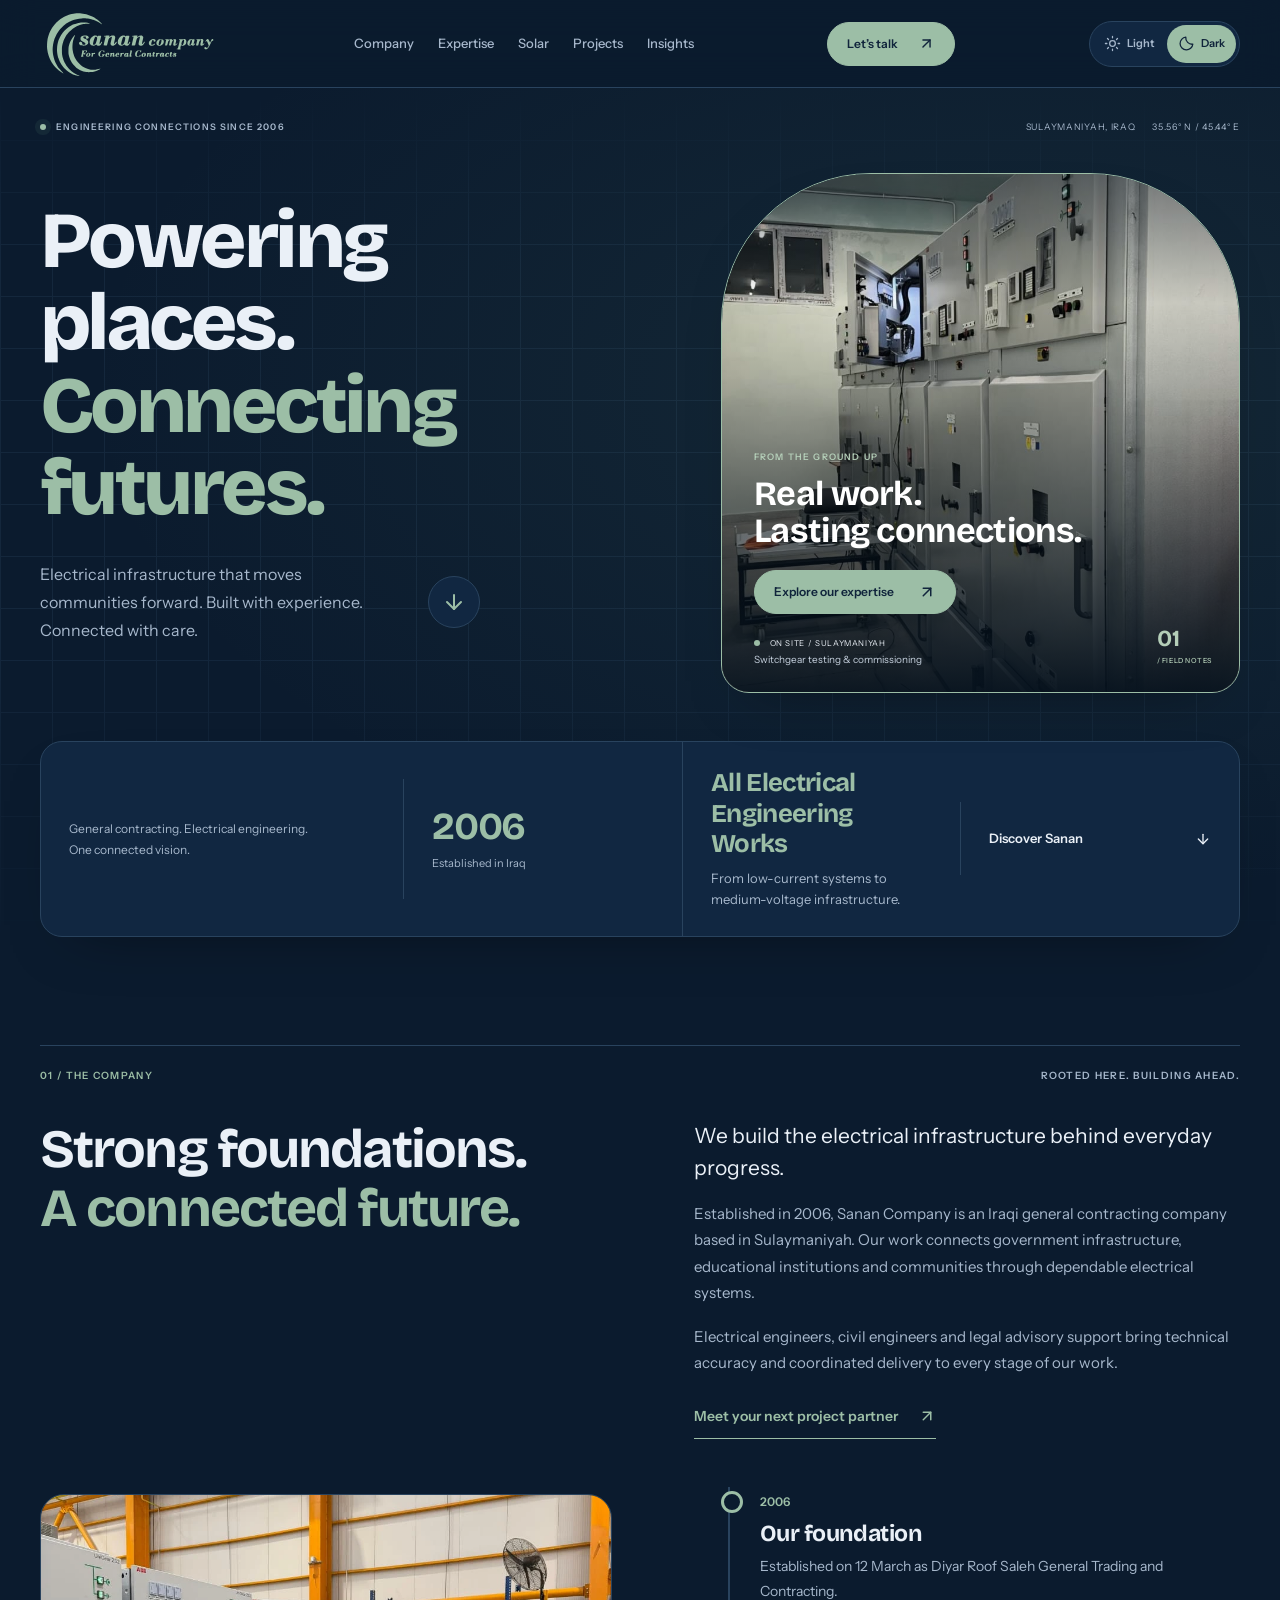
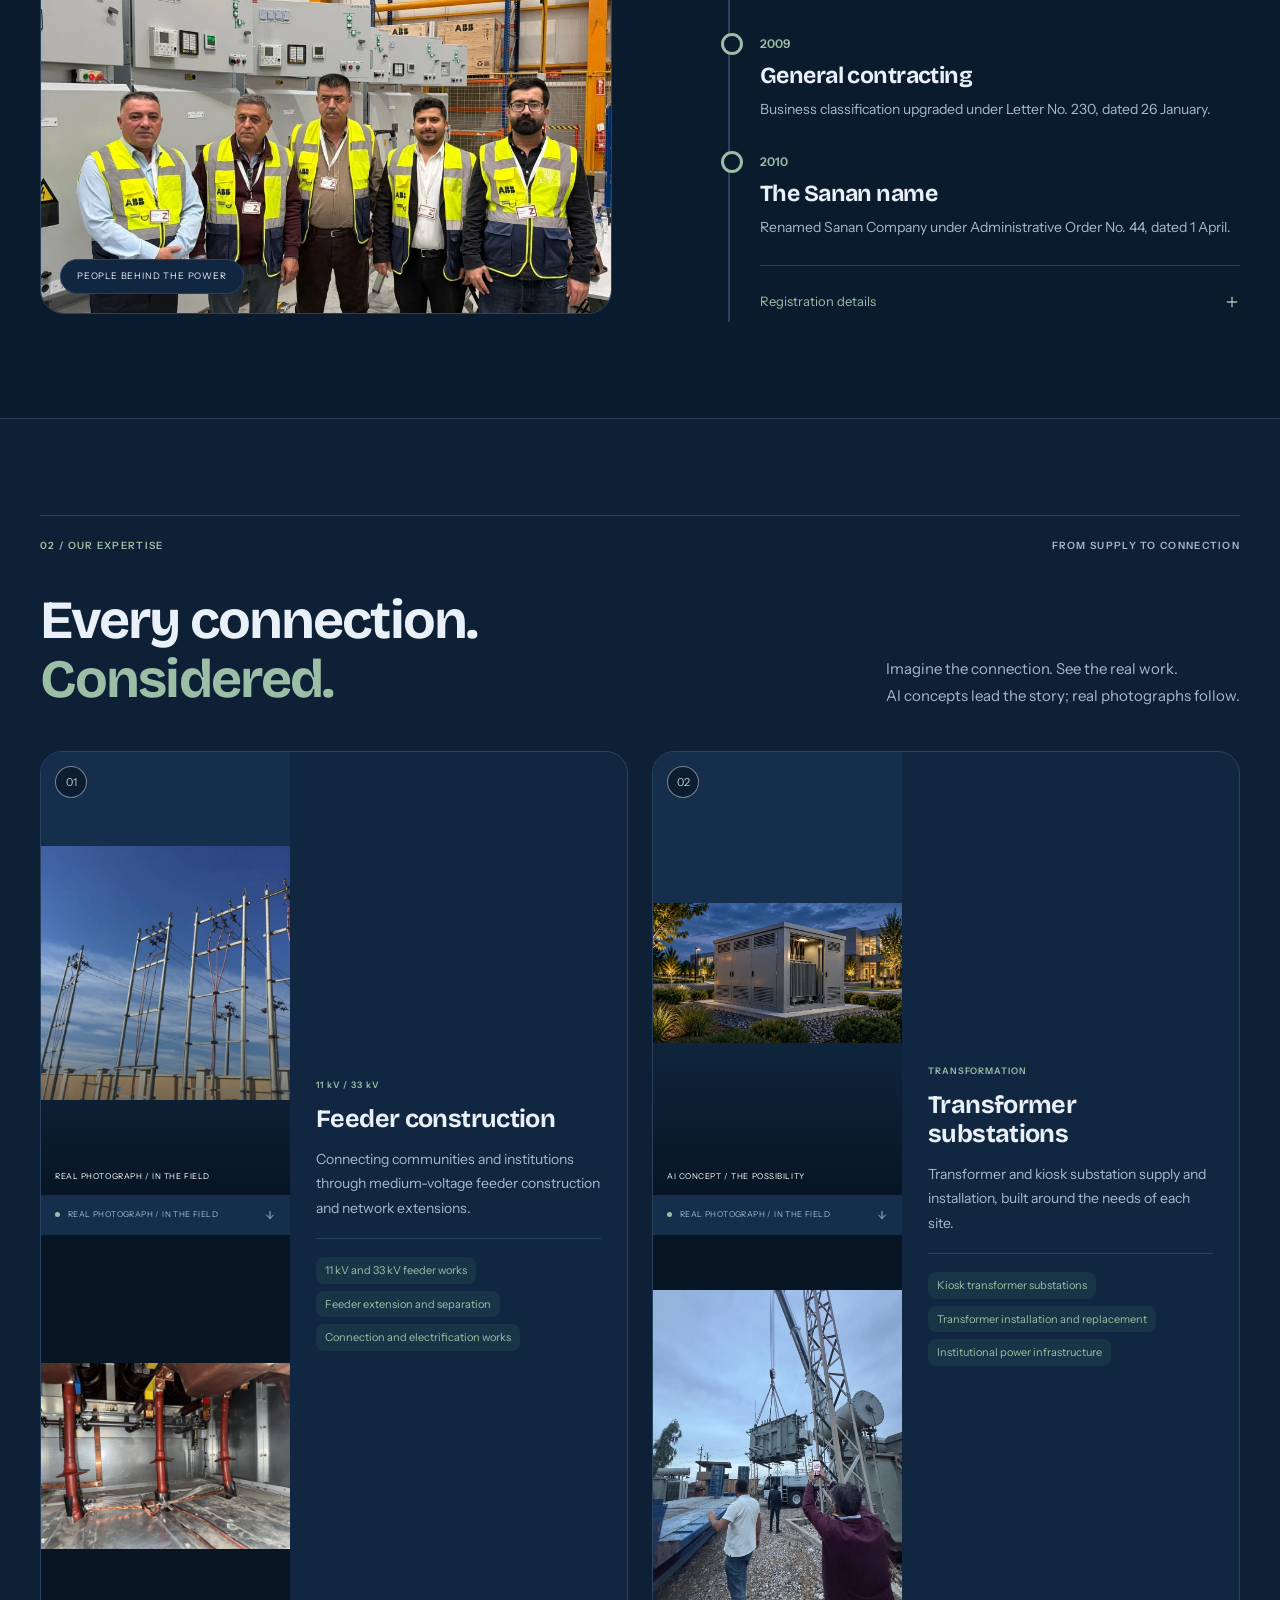
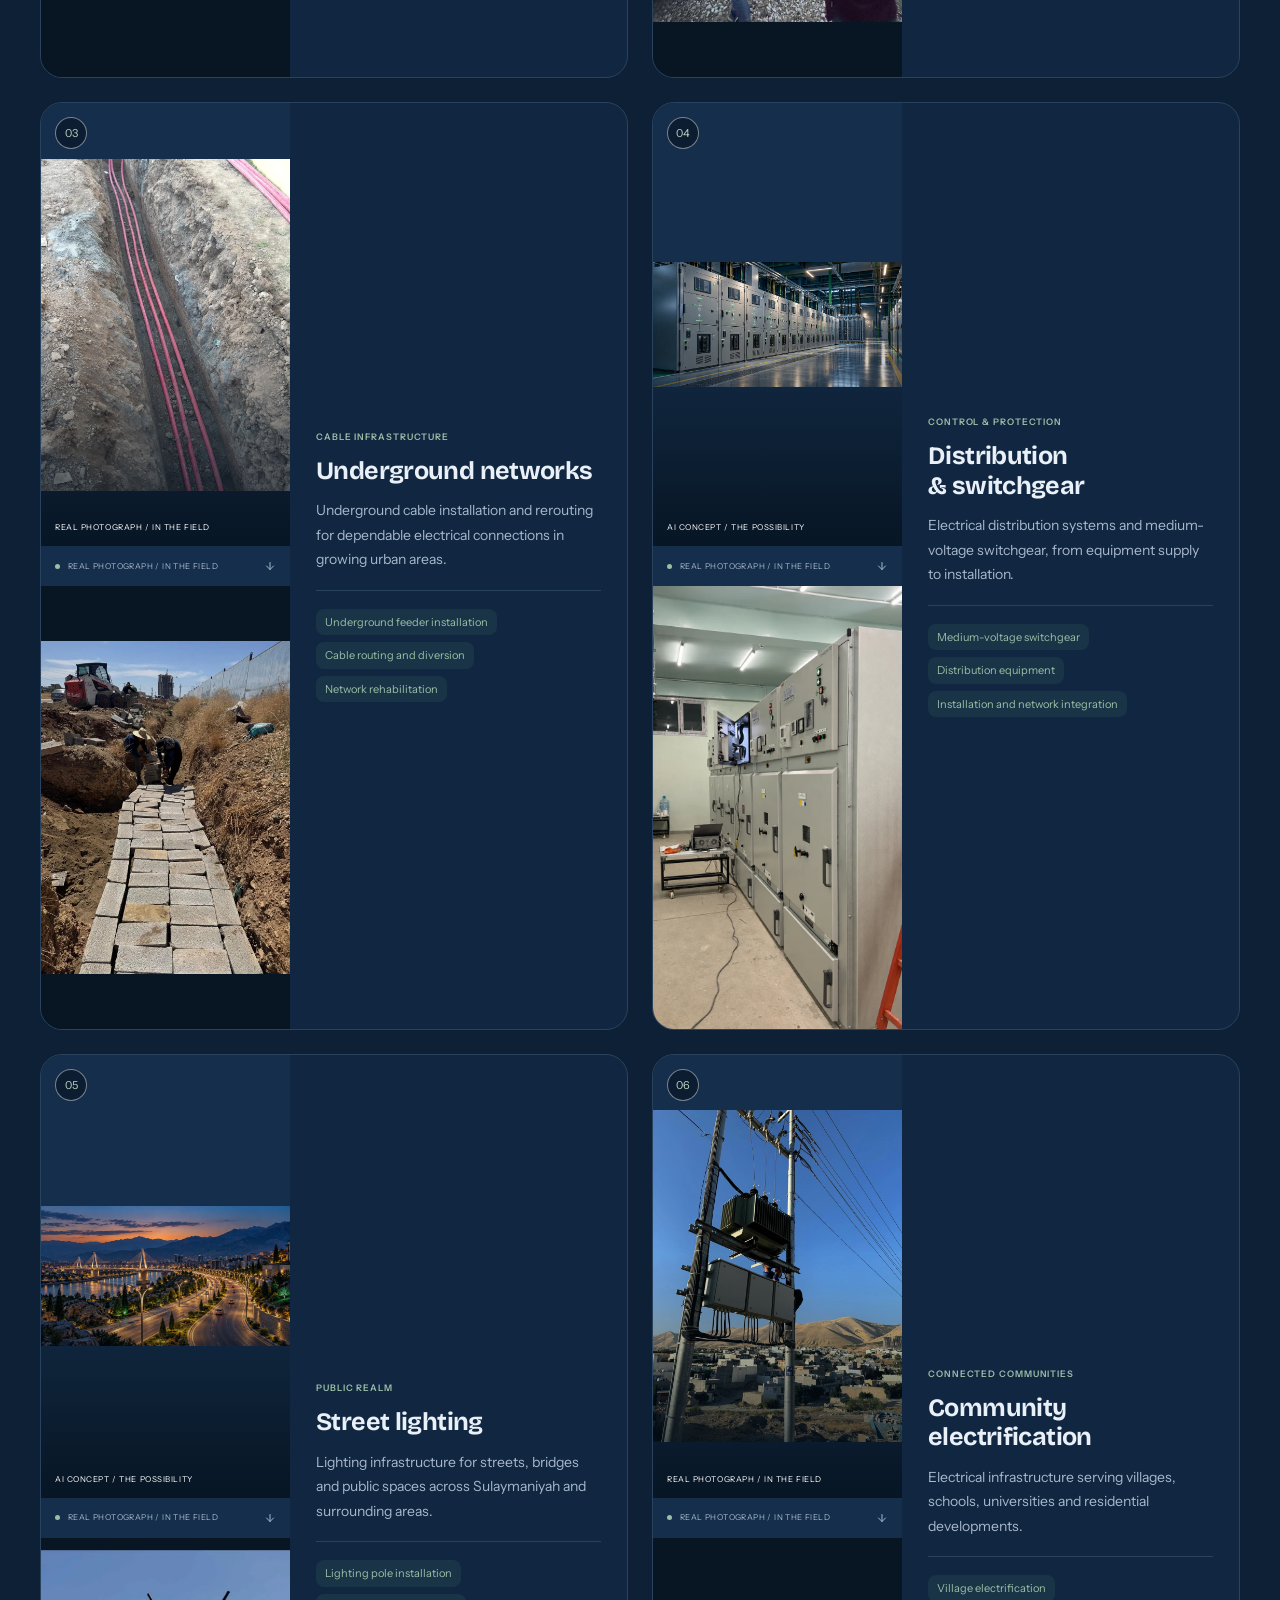
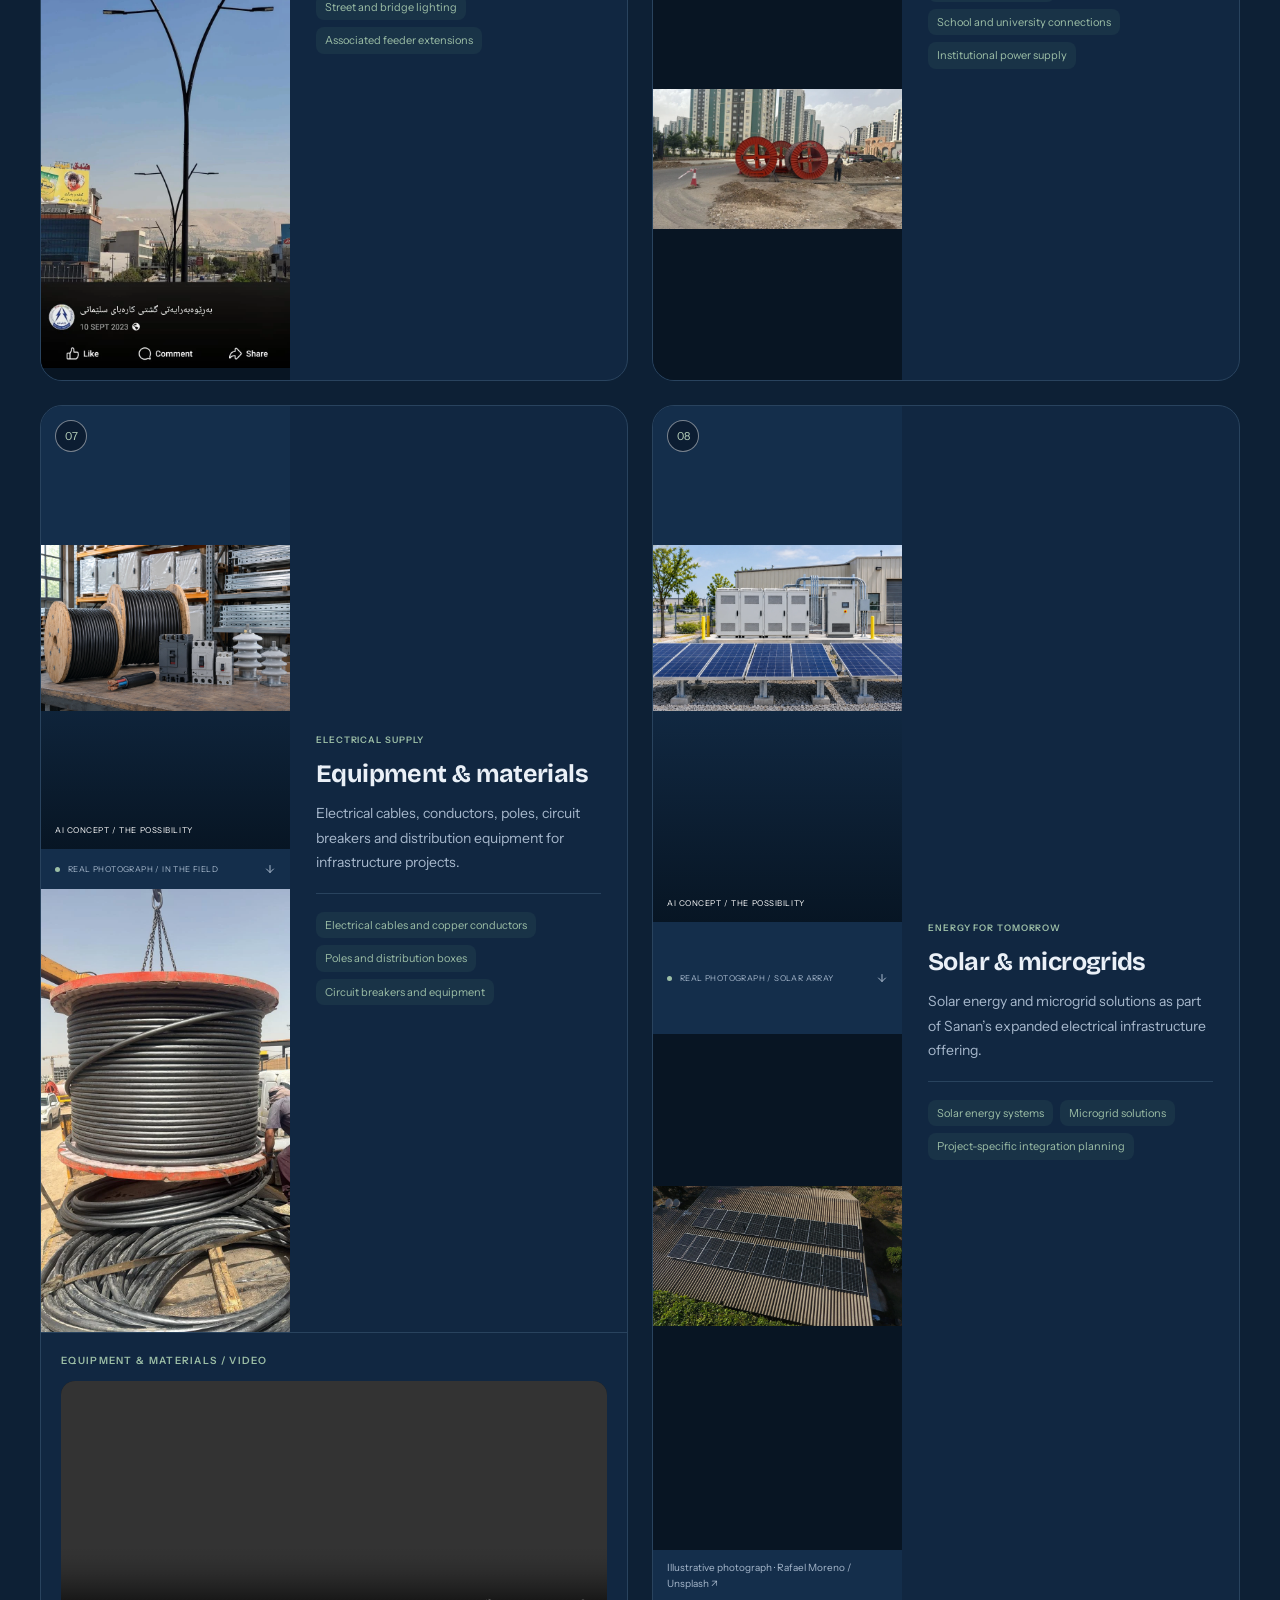
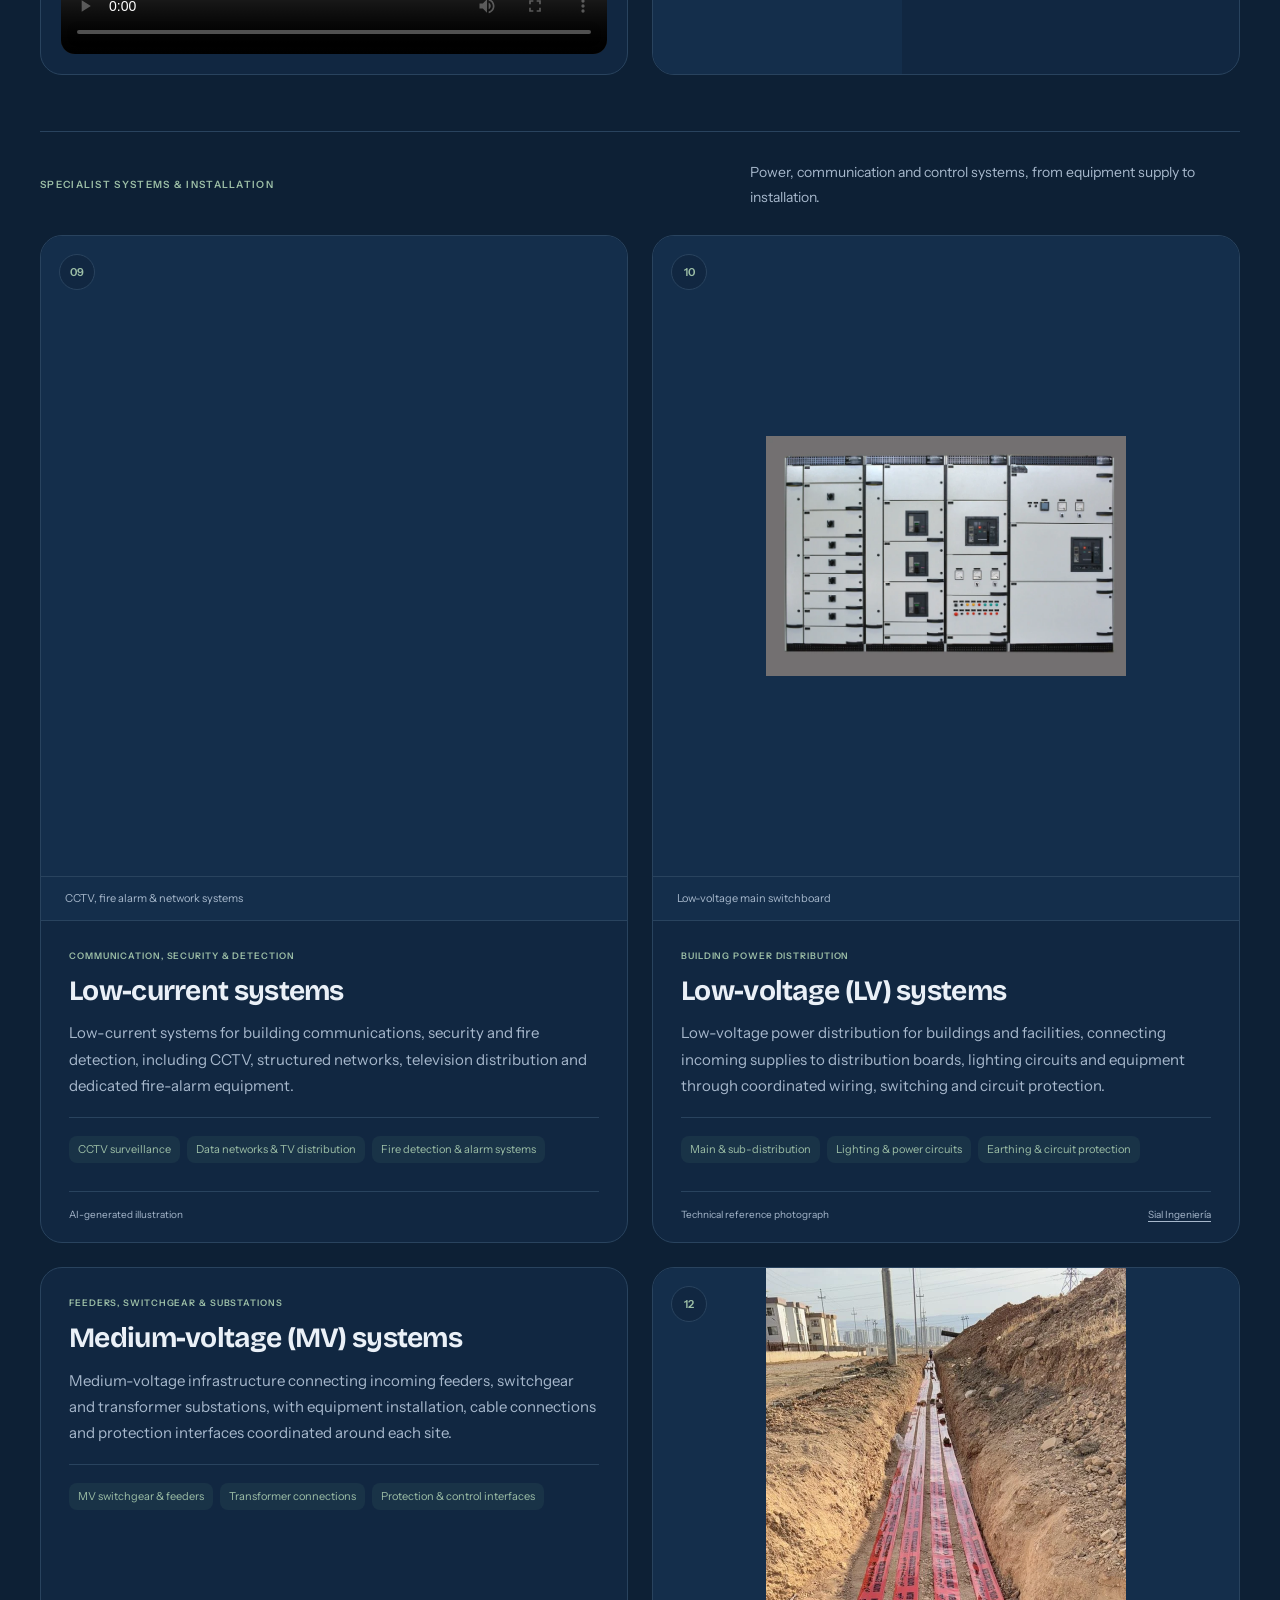
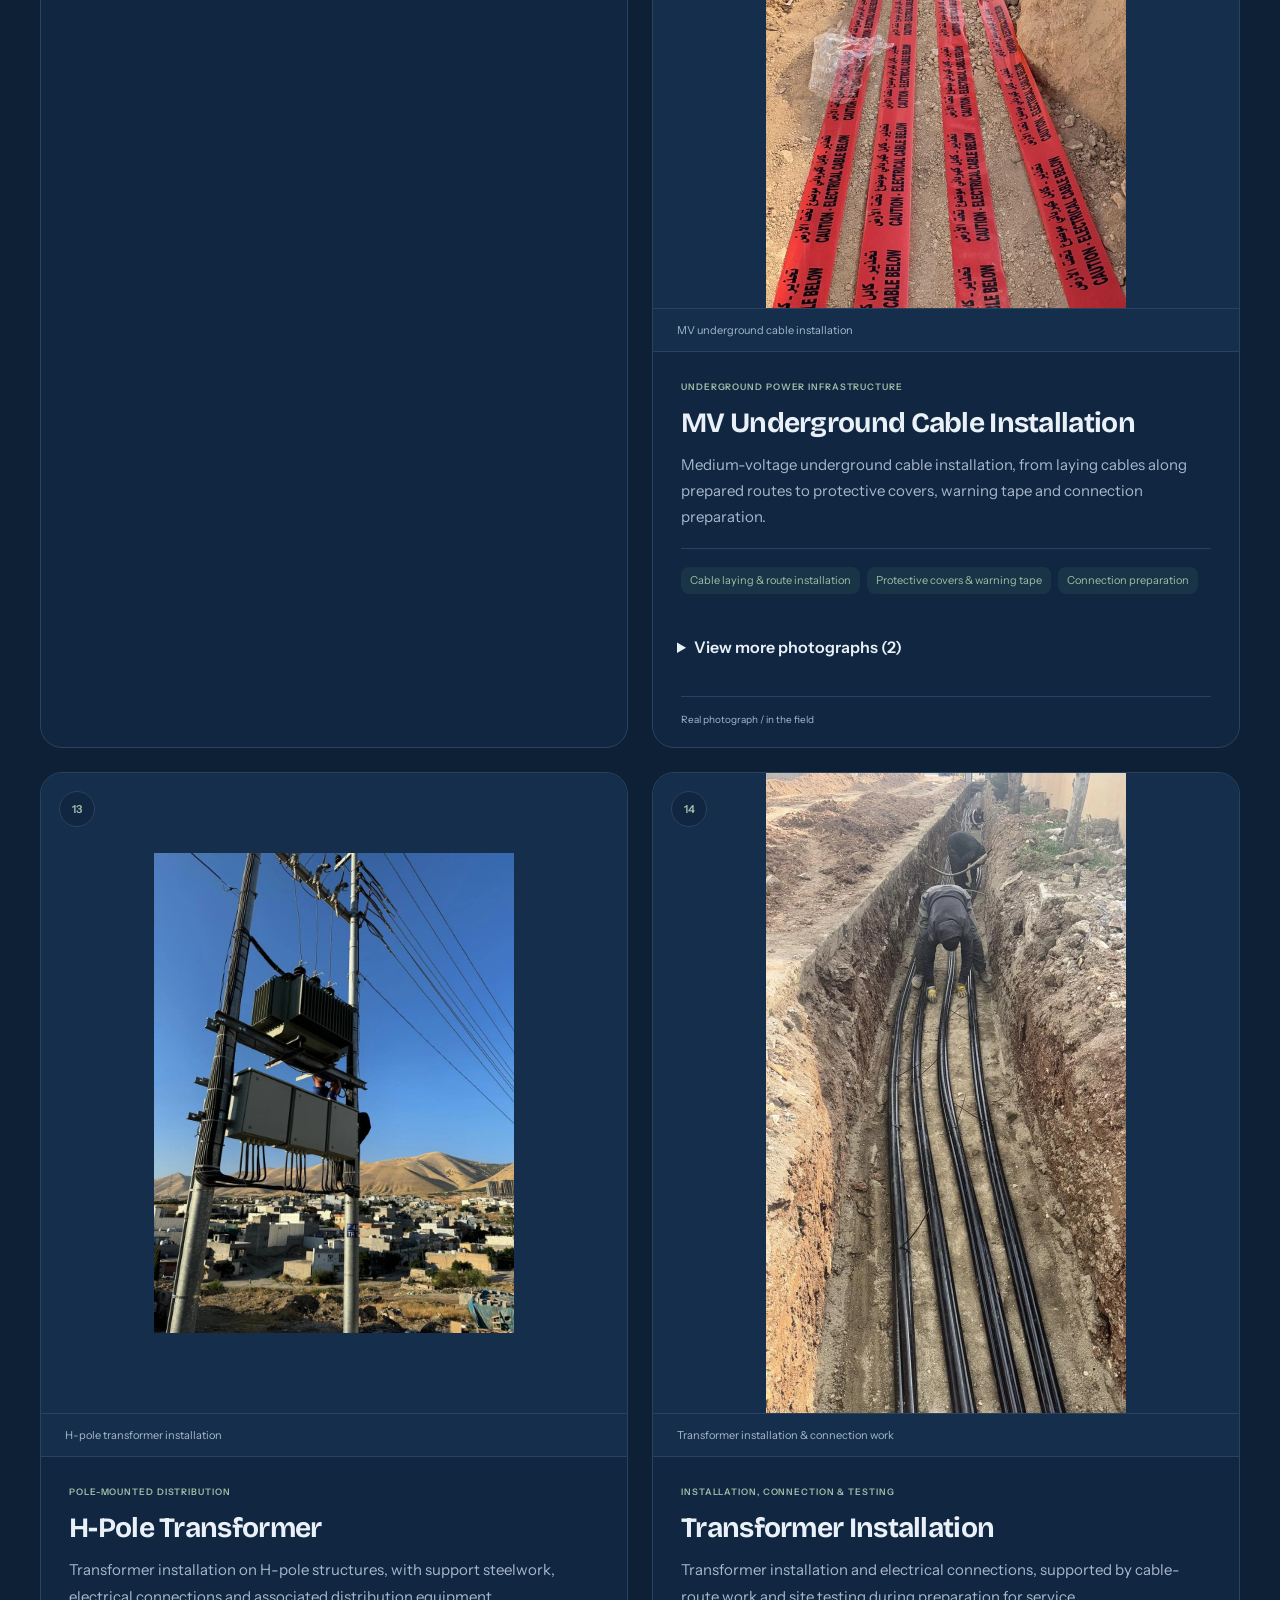
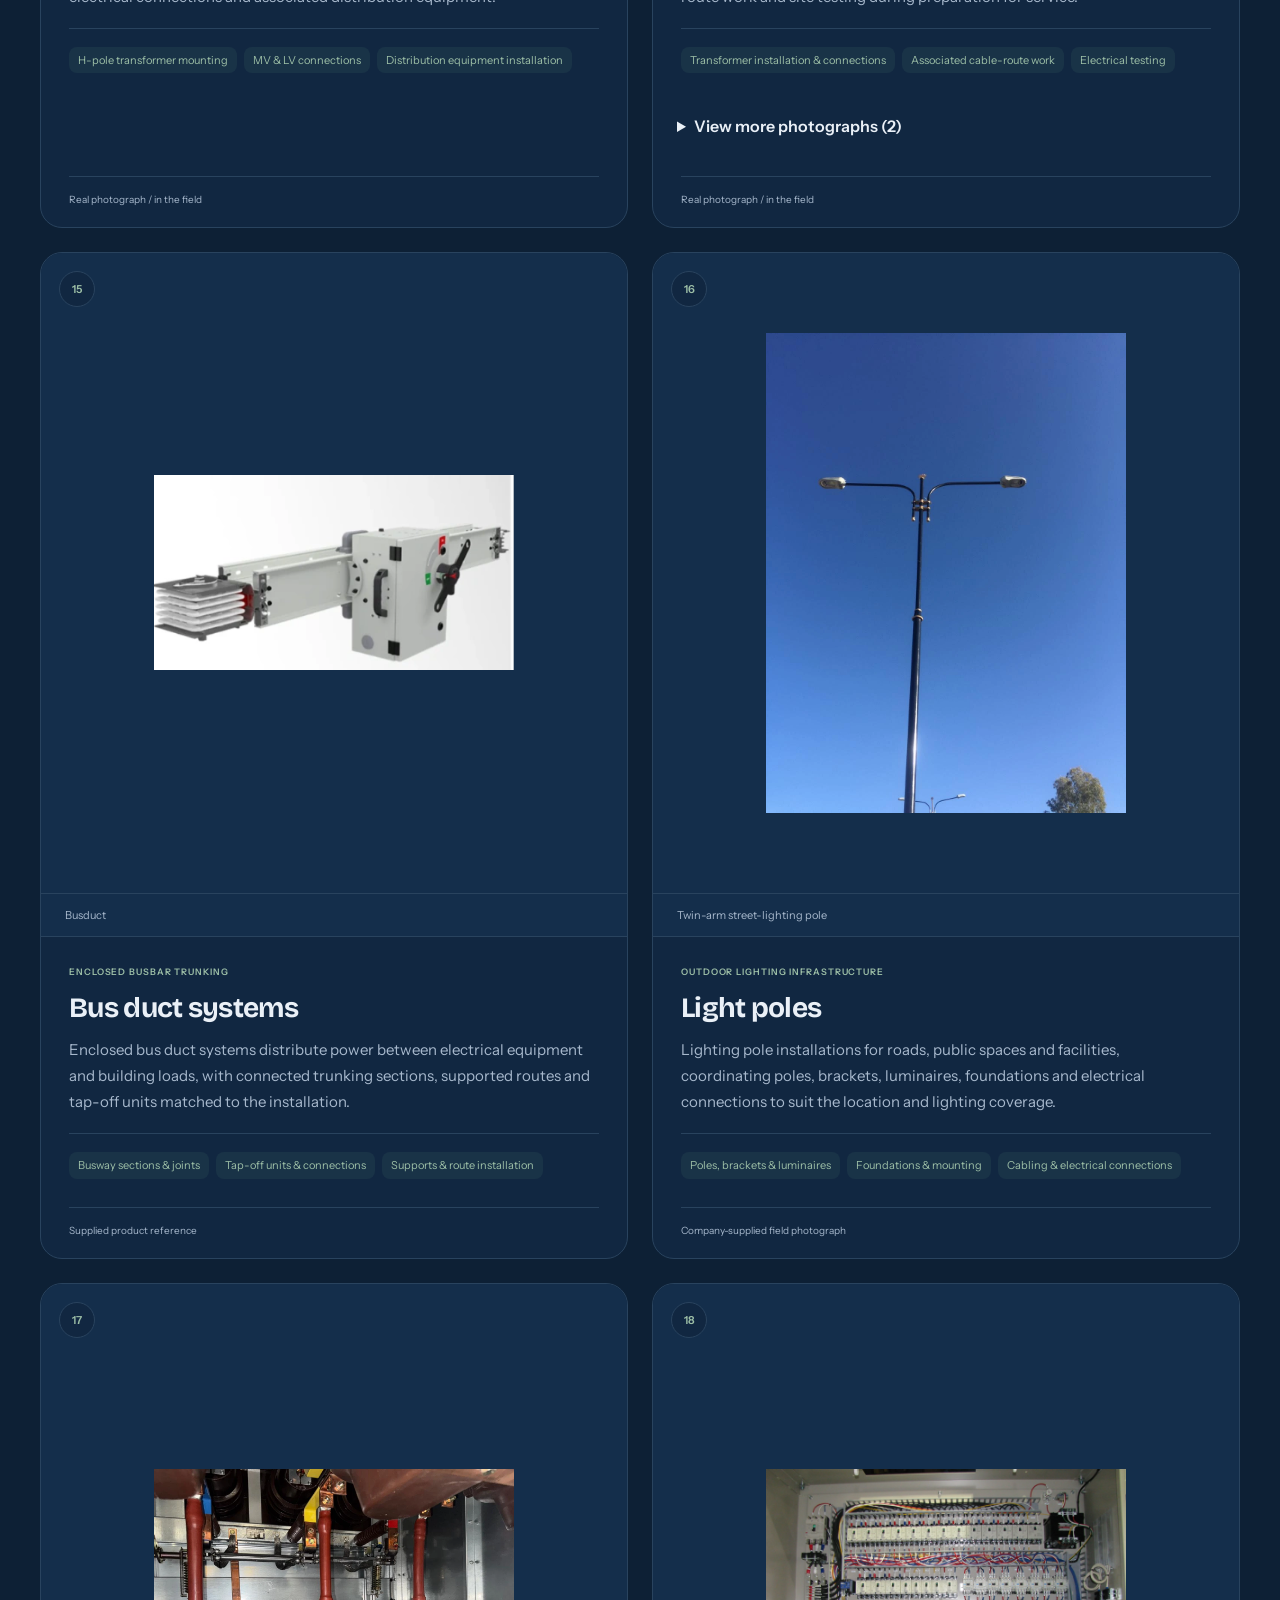
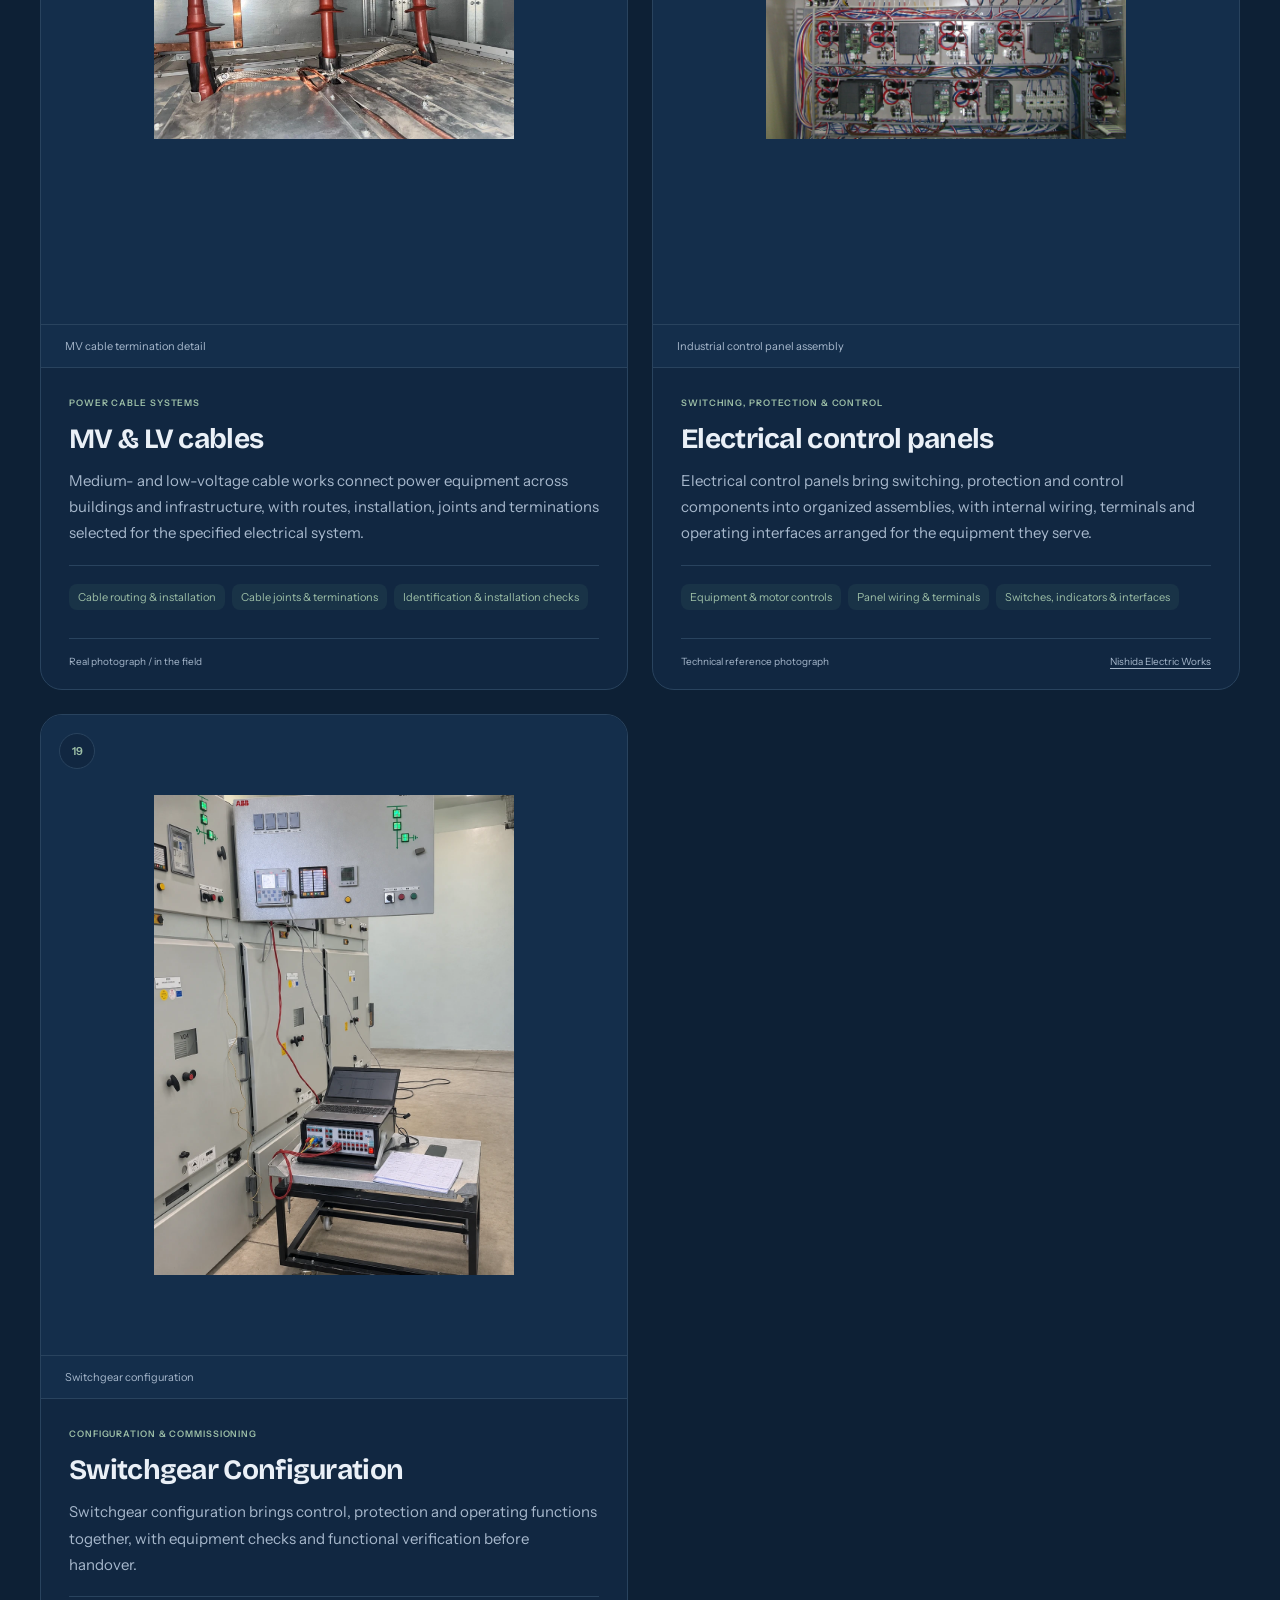
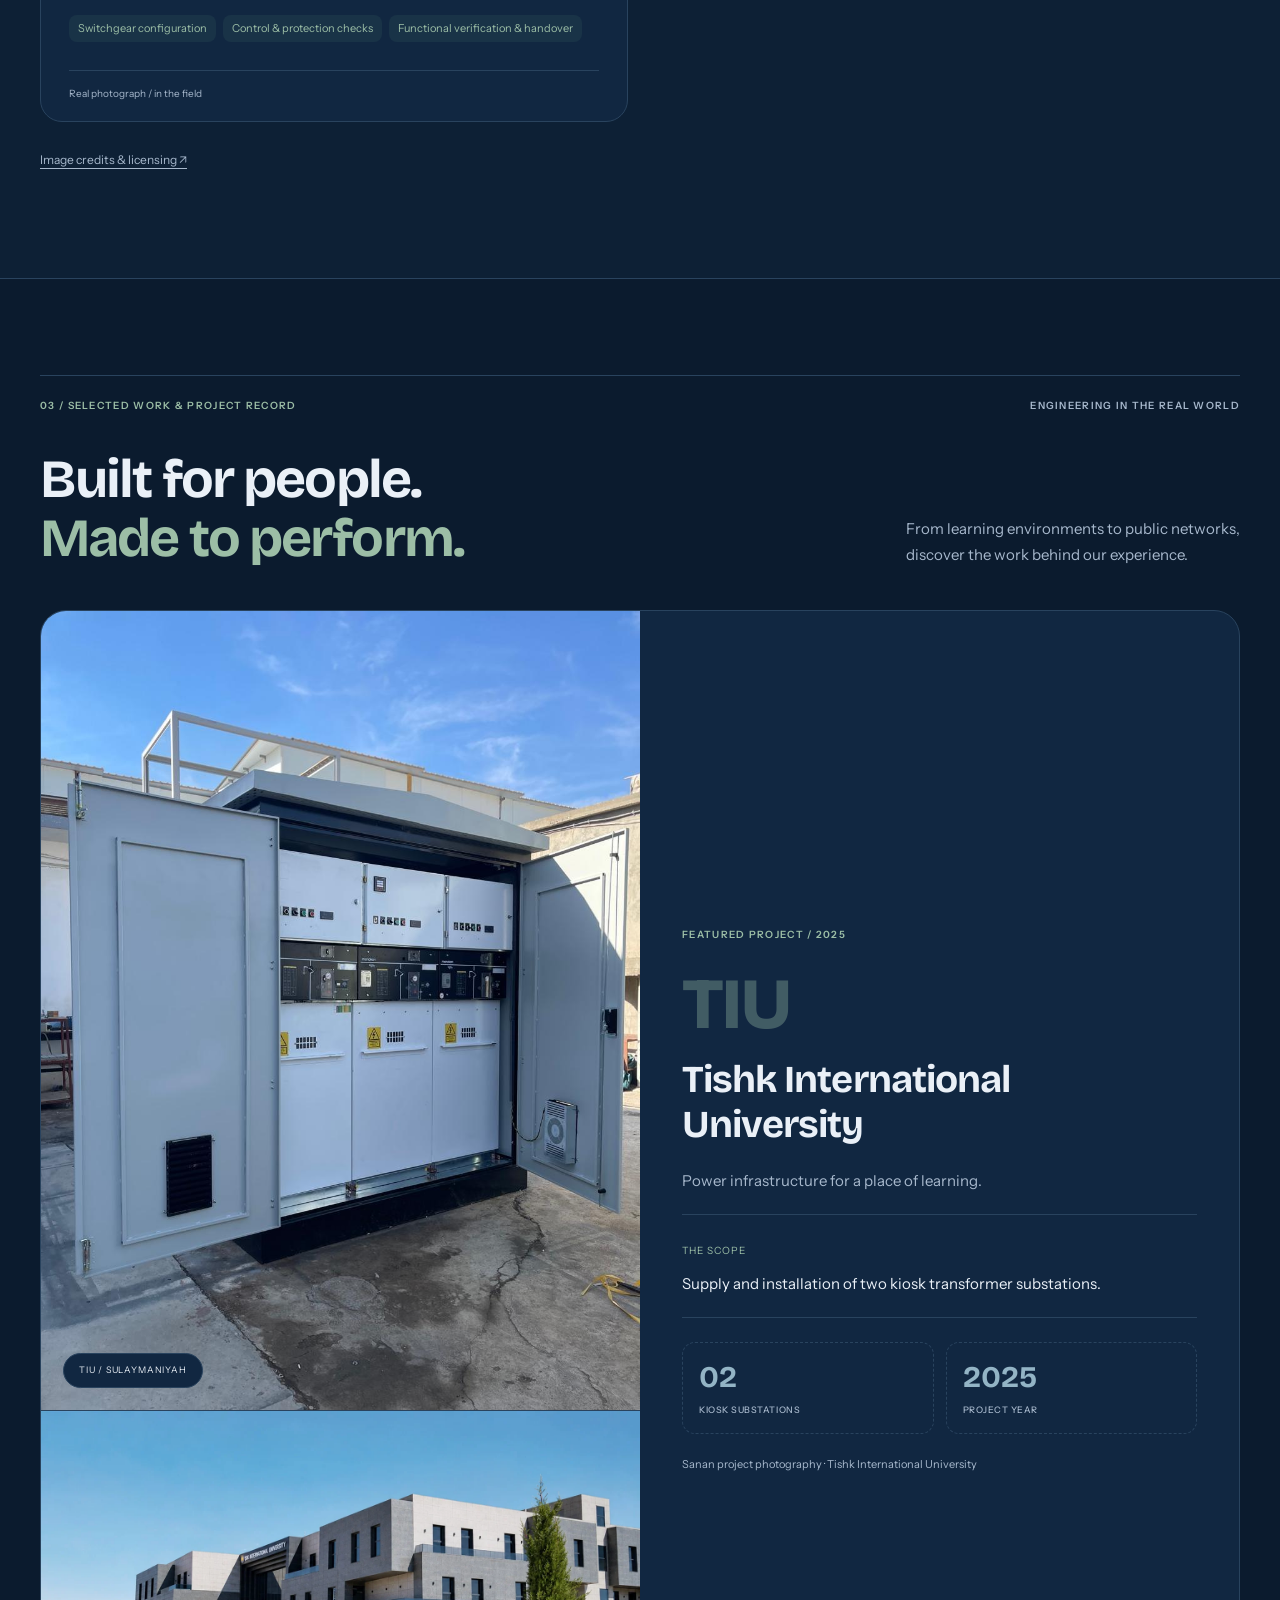
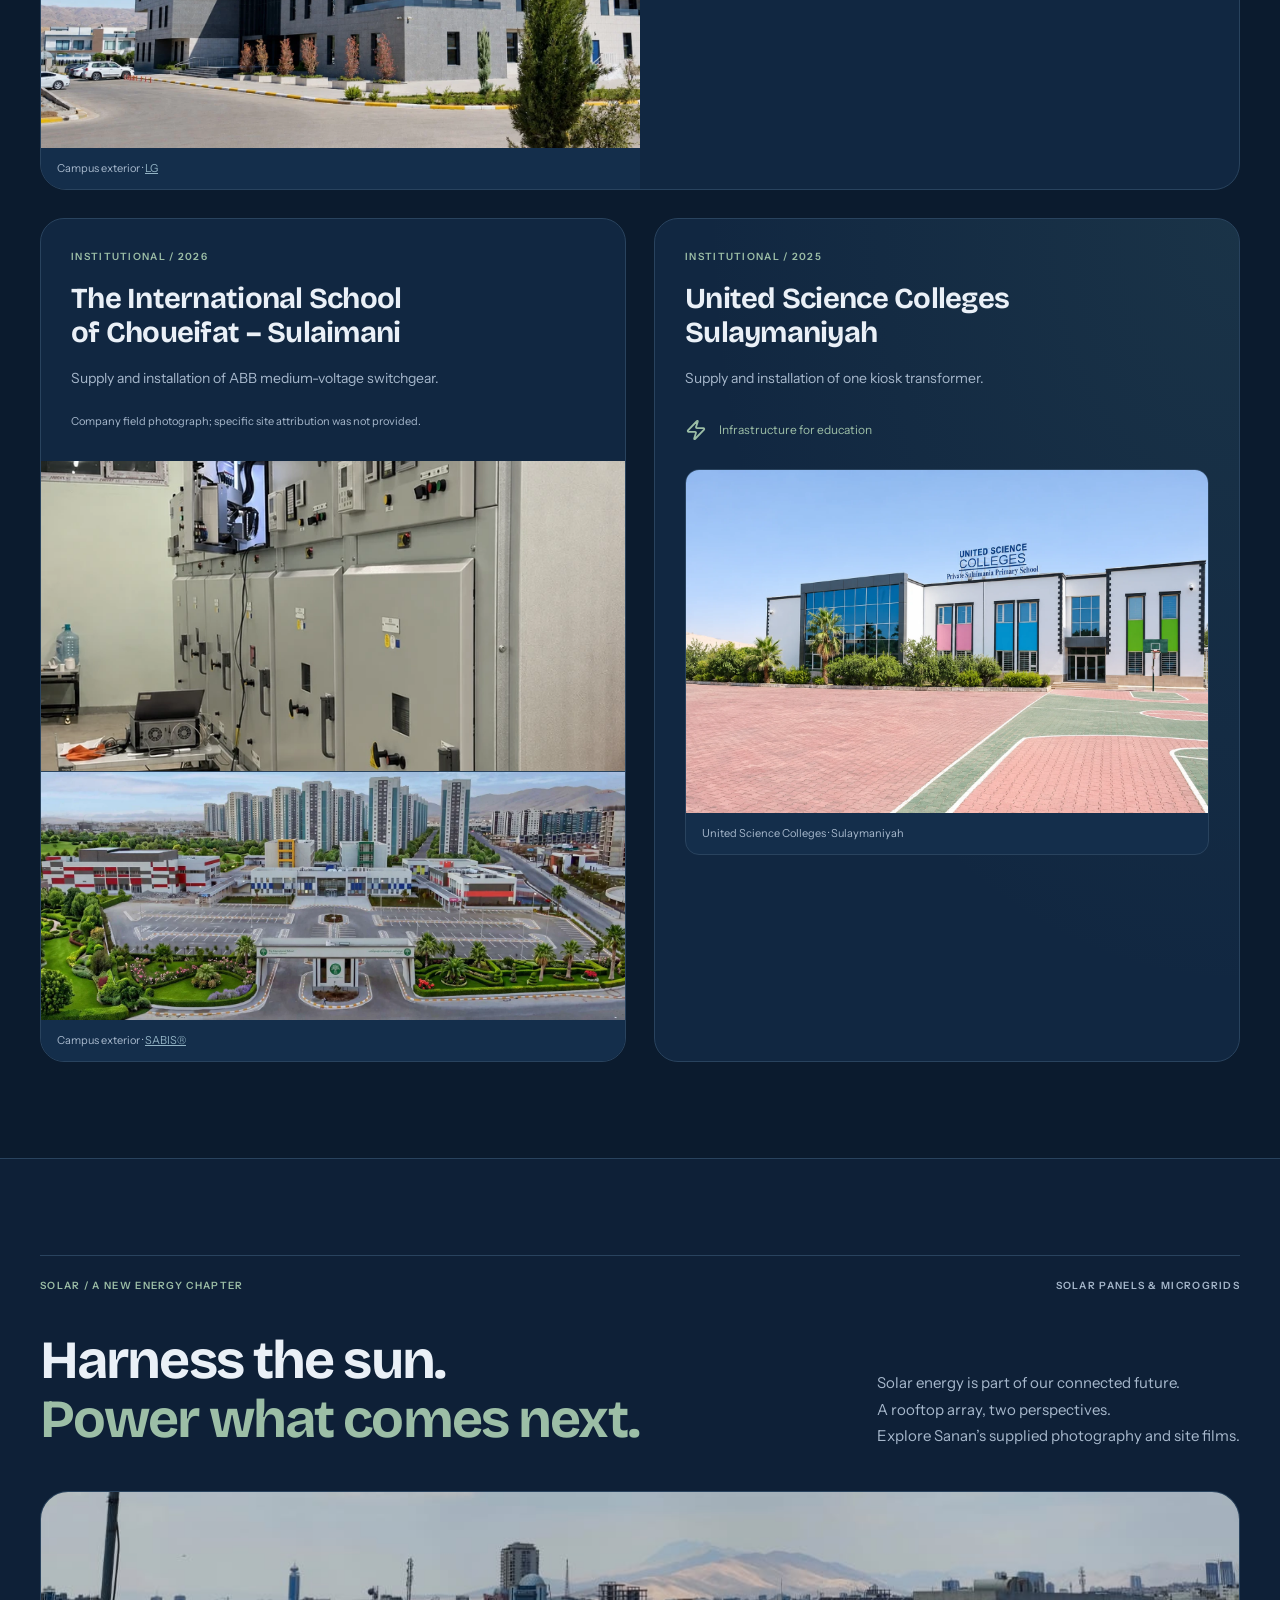
<file: index.html>
<!doctype html><html lang="en" data-theme="dark"><head><meta charset="UTF-8"/><meta name="viewport" content="width=device-width, initial-scale=1.0"/><meta name="theme-color" content="#0b1b2e"/><meta name="description" content="Sanan Company - electrical infrastructure and general contracting in Sulaymaniyah, Iraq. Feeder networks, substations, switchgear, street lighting, solar and microgrids."/><title>Sanan Company - Powering places. Connecting futures.</title>
  <script src="./theme.js?v=6"></script>
  <script type="module" crossorigin src="./index--Sv_ok5p.js?v=usc-clean-20261121"></script>
  <script src="./navigation.js?v=1" defer></script>
  <link rel="stylesheet" href="./portfolio-style.css?v=usc-clean-20261121">
  <script src="./portfolio-motion.js?v=1" defer></script>
</head><body><div id="root"></div></body></html>
</file>
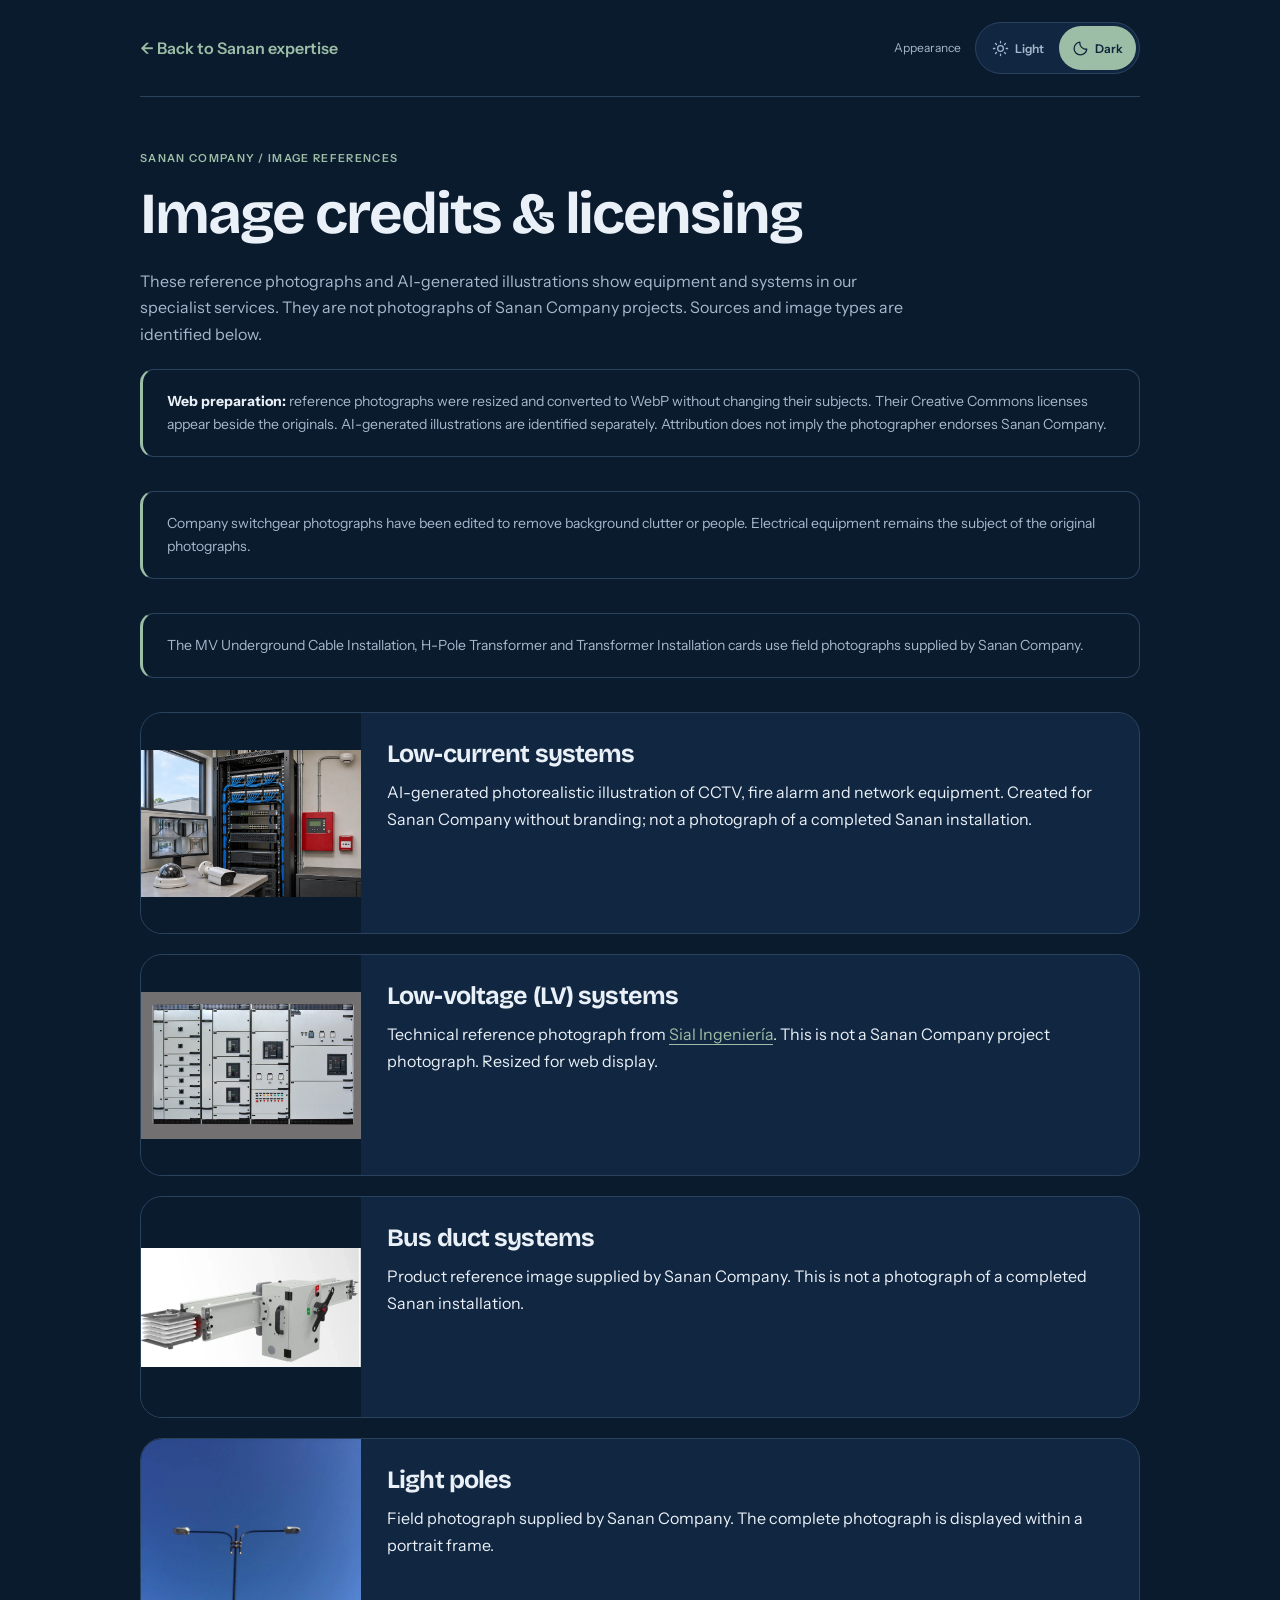
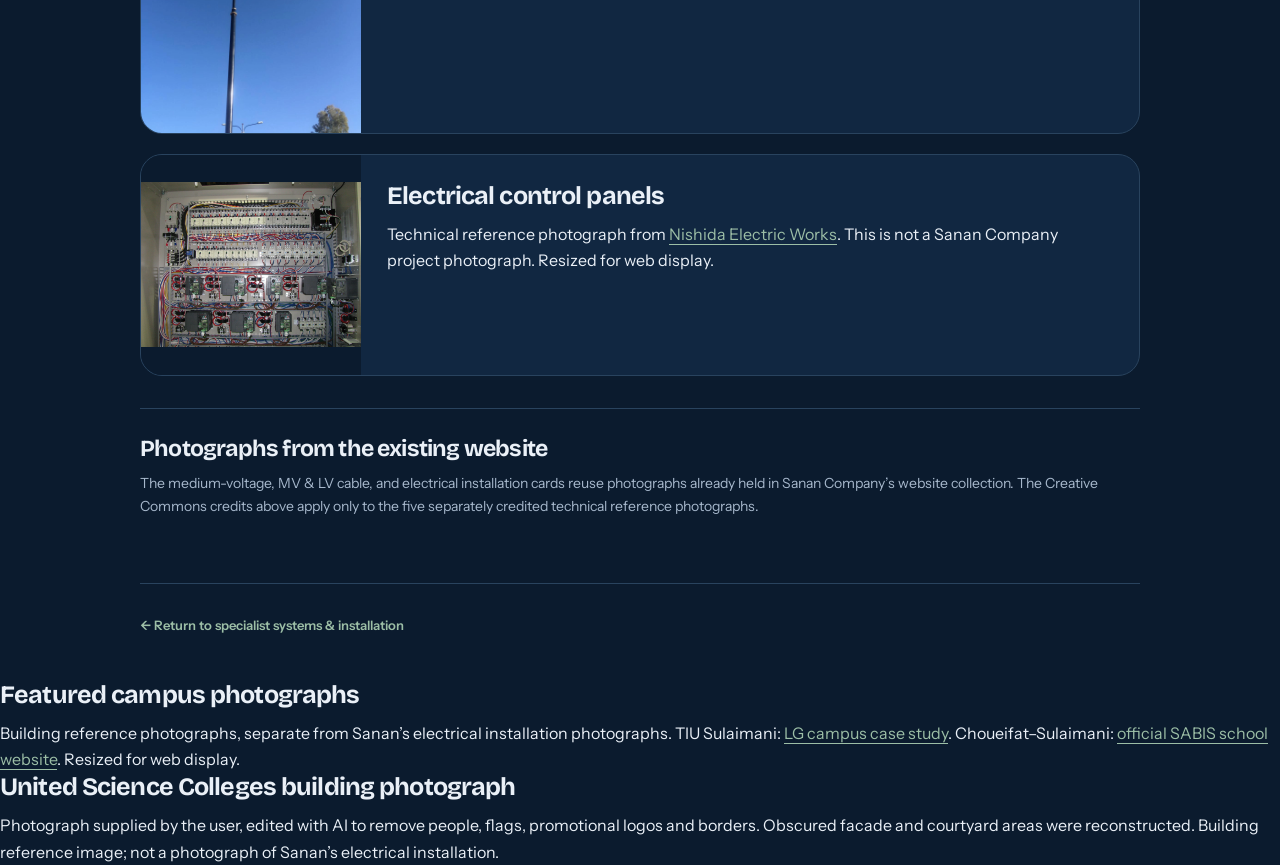
<file: expertise-image-credits.html>
<!doctype html>
<html lang="en" data-theme="dark">
<head>
  <meta charset="utf-8">
  <meta name="viewport" content="width=device-width, initial-scale=1">
  <meta name="theme-color" content="#0b1b2e">
  <meta name="description" content="Photograph credits, sources and licenses for Sanan Company's specialist electrical services.">
  <title>Expertise image credits — Sanan Company</title>
  <script src="./theme.js?v=6"></script>
  <link rel="stylesheet" href="./portfolio-fonts.css">
  <style>
    :root { --bg:#f3f5f2; --surface:#fff; --ink:#0f2740; --muted:#55677b; --line:#d3ddd6; --accent:#2e684e; --on-accent:#fff; --focus:#315c77; color-scheme:light; }
    html[data-theme="dark"] { --bg:#0b1b2e; --surface:#112741; --ink:#eaf0f7; --muted:#a7b8cc; --line:#29435e; --accent:#9cbea6; --on-accent:#10243b; --focus:#93b4c5; color-scheme:dark; }
    .credits-page, .credits-page * { box-sizing:border-box; }
    .credits-page { margin:0; background:var(--bg); color:var(--ink); font:16px/1.65 'Instrument Sans',Arial,sans-serif; }
    .credits-page a { color:var(--accent); text-underline-offset:4px; text-decoration-thickness:1px; overflow-wrap:anywhere; }
    .credits-page a:hover { text-decoration-thickness:2px; }
    .credits-page :focus-visible { outline:3px solid var(--focus); outline-offset:5px; }
    .credits-page .page-shell { width:min(100% - 40px,1000px); margin-inline:auto; }
    .credits-page .credits-header { display:flex; align-items:center; justify-content:space-between; flex-wrap:wrap; gap:16px 28px; padding-block:22px; border-bottom:1px solid var(--line); }
    .credits-page .return-link { display:inline-flex; align-items:center; min-height:44px; font-weight:600; text-decoration:none; }
    .credits-page .theme-control { display:flex; align-items:center; gap:14px; }
    .credits-page .theme-control-heading { color:var(--muted); font-size:12px; }
    .credits-page .theme-choices { display:flex; gap:2px; padding:3px; border:1px solid var(--line); border-radius:999px; background:var(--surface); }
    .credits-page .theme-choice { display:flex; align-items:center; justify-content:center; gap:6px; min-height:44px; padding:8px 13px; border:0; border-radius:999px; background:transparent; color:var(--muted); font:600 12px 'Instrument Sans',Arial,sans-serif; cursor:pointer; }
    .credits-page .theme-choice[aria-pressed="true"] { color:var(--on-accent); background:var(--accent); }
    .credits-page main { padding-block:52px 64px; }
    .credits-page .eyebrow { margin:0 0 16px; color:var(--accent); font-size:11px; font-weight:600; letter-spacing:.12em; }
    .credits-page h1, .credits-page h2 { font-family:'Bricolage Grotesque',Arial,sans-serif; font-weight:700; letter-spacing:-.035em; text-wrap:balance; }
    .credits-page h1 { margin:0 0 22px; font-size:clamp(36px,6vw,58px); line-height:1.08; }
    .credits-page h2 { margin:0 0 10px; font-size:25px; line-height:1.2; }
    .credits-page p { margin:0; }
    .credits-page .intro { max-width:780px; color:var(--muted); }
    .credits-page .change-note { margin-block:22px 34px; padding:20px 24px; border:1px solid var(--line); border-left:3px solid var(--accent); border-radius:14px; color:var(--muted); font-size:14px; }
    .credits-page .change-note strong { color:var(--ink); }
    .credits-page .credit-list { display:grid; gap:20px; }
    .credits-page .credit-card { display:grid; grid-template-columns:220px minmax(0,1fr); overflow:hidden; border:1px solid var(--line); border-radius:22px; background:var(--surface); }
    .credits-page .credit-card > a { display:block; background:var(--bg); }
    .credits-page .credit-card img { display:block; width:100%; height:100%; min-height:220px; object-fit:contain; }
    .credits-page .credit-body { min-width:0; padding:26px; }
    .credits-page .original-title { margin-bottom:15px; color:var(--muted); font-size:13px; overflow-wrap:anywhere; }
    .credits-page cite { font-style:normal; }
    .credits-page dl { margin:0; font-size:14px; }
    .credits-page dl > div { display:grid; grid-template-columns:64px minmax(0,1fr); gap:12px; margin-top:7px; }
    .credits-page dt { color:var(--muted); }
    .credits-page dd { margin:0; min-width:0; }
    .credits-page .web-version { margin-top:17px; padding-top:15px; border-top:1px solid var(--line); color:var(--muted); font-size:12px; }
    .credits-page .collection-note { margin-top:32px; padding-top:26px; border-top:1px solid var(--line); color:var(--muted); font-size:14px; }
    .credits-page .collection-note h2 { color:var(--ink); font-size:23px; }
    .credits-page footer { border-top:1px solid var(--line); padding-block:20px 32px; color:var(--muted); font-size:13px; }
    @media (max-width:600px) {
      .credits-page .page-shell { width:calc(100% - 32px); }
      .credits-page .credits-header { gap:10px; padding-block:15px; }
      .credits-page .theme-control { width:100%; justify-content:space-between; }
      .credits-page main { padding-block:36px 44px; }
      .credits-page .credit-card { grid-template-columns:1fr; }
      .credits-page .credit-card img { height:220px; min-height:0; }
      .credits-page .credit-body { padding:22px; }
      .credits-page .change-note { padding:18px; }
    }
  </style>
</head>
<body class="credits-page">
  <header class="credits-header page-shell">
    <a class="return-link" href="./#expertise-systems">← Back to Sanan expertise</a>
  </header>
  <main class="page-shell">
    <p class="eyebrow">SANAN COMPANY / IMAGE REFERENCES</p>
    <h1>Image credits &amp; licensing</h1>
    <p class="intro">These reference photographs and AI-generated illustrations show equipment and systems in our specialist services. They are not photographs of Sanan Company projects. Sources and image types are identified below.</p>
    <p class="change-note"><strong>Web preparation:</strong> reference photographs were resized and converted to WebP without changing their subjects. Their Creative Commons licenses appear beside the originals. AI-generated illustrations are identified separately. Attribution does not imply the photographer endorses Sanan Company.</p>

    <p class="change-note">Company switchgear photographs have been edited to remove background clutter or people. Electrical equipment remains the subject of the original photographs.</p>
    <p class="change-note">The MV Underground Cable Installation, H-Pole Transformer and Transformer Installation cards use field photographs supplied by Sanan Company.</p>
    <div class="credit-list">
      <article class="credit-card" aria-labelledby="credit-low-current">
        <a href="./expertise-low-current-v2.webp" aria-label="View the low-current systems illustration"><img src="./expertise-low-current-v2.webp" alt="CCTV, fire alarm and network systems" width="1536" height="1024" loading="lazy"></a>
        <div class="credit-body">
          <h2 id="credit-low-current">Low-current systems</h2>
          <p>AI-generated photorealistic illustration of CCTV, fire alarm and network equipment. Created for Sanan Company without branding; not a photograph of a completed Sanan installation.</p>
        </div>
      </article>

      <article class="credit-card" aria-labelledby="credit-lv"><a href="./expertise-lv-professional.webp"><img src="./expertise-lv-professional.webp" alt="Low-voltage (LV) systems technical reference photograph" loading="lazy"></a><div class="credit-body"><h2 id="credit-lv">Low-voltage (LV) systems</h2><p>Technical reference photograph from <a href="https://www.sial-ingenieria.com.ar/proyectos-electricos/tablero-de-baja-tension/schneider-rpb-sa-2950" target="_blank" rel="noopener noreferrer">Sial Ingeniería</a>. This is not a Sanan Company project photograph. Resized for web display.</p></div></article>

      <article class="credit-card" aria-labelledby="credit-bus-duct">
        <a href="./expertise-bus-duct-v3.webp" aria-label="View the supplied busduct image"><img src="./expertise-bus-duct-v3.webp" alt="Busduct with tap-off switch unit" width="418" height="227" loading="lazy"></a>
        <div class="credit-body"><h2 id="credit-bus-duct">Bus duct systems</h2><p>Product reference image supplied by Sanan Company. This is not a photograph of a completed Sanan installation.</p></div>
      </article>

      <article class="credit-card" aria-labelledby="credit-light-poles">
        <a href="./expertise-light-poles-portrait.webp" aria-label="View the supplied light-pole photograph"><img src="./expertise-light-poles-portrait.webp" alt="Twin-arm street-lighting pole" width="960" height="1280" loading="lazy"></a>
        <div class="credit-body"><h2 id="credit-light-poles">Light poles</h2><p>Field photograph supplied by Sanan Company. The complete photograph is displayed within a portrait frame.</p></div>
      </article>

      <article class="credit-card" aria-labelledby="credit-control-panels"><a href="./expertise-control-professional.webp"><img src="./expertise-control-professional.webp" alt="Electrical control panels technical reference photograph" loading="lazy"></a><div class="credit-body"><h2 id="credit-control-panels">Electrical control panels</h2><p>Technical reference photograph from <a href="https://www.nishida-denki.net/design/" target="_blank" rel="noopener noreferrer">Nishida Electric Works</a>. This is not a Sanan Company project photograph. Resized for web display.</p></div></article>
    </div>

    <section class="collection-note" aria-labelledby="existing-photographs">
      <h2 id="existing-photographs">Photographs from the existing website</h2>
      <p>The medium-voltage, MV &amp; LV cable, and electrical installation cards reuse photographs already held in Sanan Company’s website collection. The Creative Commons credits above apply only to the five separately credited technical reference photographs.</p>
    </section>
  </main>
  <footer class="page-shell"><a class="return-link" href="./#expertise-systems">← Return to specialist systems &amp; installation</a></footer>
<section><h2>Featured campus photographs</h2><p>Building reference photographs, separate from Sanan’s electrical installation photographs. TIU Sulaimani: <a href="https://www.lg.com/global/business/insights/hvac/case-study/lg-multi-v-vrf-solution-enhances-campus-comfort-at-tishk-international-university/">LG campus case study</a>. Choueifat–Sulaimani: <a href="https://iscsuli.sabis.net/">official SABIS school website</a>. Resized for web display.</p></section><section><h2>United Science Colleges building photograph</h2><p>Photograph supplied by the user, edited with AI to remove people, flags, promotional logos and borders. Obscured facade and courtyard areas were reconstructed. Building reference image; not a photograph of Sanan’s electrical installation.</p></section></body>
</html>
</file>
<file: portfolio-style.css>
/* Sanan / engineering portfolio. Presentation only; original React content retained. */
@import url('./portfolio-fonts.css');

:root {
  --bg:#f3f5f2; --surface:#fff; --surface-2:#e8eee8; --ink:#0f2740;
  --muted:#55677b; --line:#d3ddd6; --accent:#2e684e; --accent-hover:#23513d;
  --blue:#315c77; --glow:rgba(46,104,78,.10); --on-accent:#fff;
  --header:rgba(243,245,242,.93); --shadow:0 24px 60px -40px rgba(15,39,64,.3);
  --gutter:max(24px,calc((100vw - 1200px)/2));
  --paper:var(--bg); --lime:var(--accent); color-scheme:light;
  font-family:'Instrument Sans',Arial,sans-serif; font-synthesis:none;
  background:var(--bg); color:var(--ink);
}
html[data-theme='dark'] {
  --bg:#0b1b2e; --surface:#112741; --surface-2:#142e4b; --ink:#eaf0f7;
  --muted:#a7b8cc; --line:#29435e; --accent:#9cbea6; --accent-hover:#b4ceb8;
  --blue:#93b4c5; --glow:rgba(104,157,126,.10); --on-accent:#10243b;
  --header:rgba(11,27,46,.93); --shadow:0 24px 60px -36px rgba(0,0,0,.5);
  color-scheme:dark;
}
* { box-sizing:border-box; }
html { scroll-behavior:smooth; scroll-padding-top:var(--section-scroll-offset,108px); }
body { margin:0; background:var(--bg); color:var(--ink); font-size:16px; line-height:1.65; }
button,input { font:inherit; }
button,a,input,summary { -webkit-tap-highlight-color:transparent; }
button { cursor:pointer; color:inherit; border:0; }
a { color:inherit; text-decoration:none; }
img { display:block; width:100%; }
svg { flex-shrink:0; }
figure,p,h1,h2,h3,h4 { margin:0; }
h1,h2,h3,h4 { font-family:'Bricolage Grotesque',Arial,sans-serif; text-wrap:balance; }
h1 { font-size:clamp(48px,6.2vw,82px); font-weight:800; line-height:1.04; letter-spacing:-.045em; }
h2 { font-size:clamp(34px,4.2vw,54px); font-weight:700; line-height:1.1; letter-spacing:-.035em; }
h3 { font-size:27px; font-weight:700; line-height:1.18; letter-spacing:-.025em; }
h4 { font-size:21px; font-weight:600; line-height:1.3; }
h1 span,h2 em { color:var(--accent); font-style:normal; }
p { line-height:1.75; }
::selection { background:var(--accent); color:var(--on-accent); }
:focus-visible { outline:3px solid var(--blue); outline-offset:5px; }
.skip { position:fixed; top:-100px; left:16px; padding:12px 22px; background:var(--accent); color:var(--on-accent); border-radius:12px; z-index:100; }
.skip:focus { top:12px; }
.section { padding:96px var(--gutter); }
.section-label { display:flex; justify-content:space-between; align-items:center; gap:24px; margin-bottom:36px; padding-top:22px; border-top:1px solid var(--line); font-size:10px; font-weight:600; letter-spacing:.13em; line-height:1.65; }
.section-label > span:first-child { color:var(--accent); }
.section-label > span:last-child { color:var(--muted); }
.section-heading { display:flex; align-items:flex-end; justify-content:space-between; gap:42px; margin-bottom:42px; }
.section-heading > p { max-width:365px; color:var(--muted); font-size:15px; }
.eyebrow,.card-meta { display:flex; align-items:center; gap:10px; color:var(--accent); font-size:10px; font-weight:600; letter-spacing:.13em; line-height:1.65; }
.eyebrow i,.live-dot,.reality-line { display:inline-block; width:6px; height:6px; border-radius:50%; background:var(--accent); box-shadow:0 0 0 5px var(--glow); flex-shrink:0; }
.button,.header-cta { display:inline-flex; align-items:center; justify-content:space-between; gap:24px; min-height:48px; padding:13px 23px; border:1px solid var(--accent); border-radius:999px; background:var(--accent); color:var(--on-accent); font-size:13px; font-weight:600; transition:background .2s,transform .2s,box-shadow .2s; }
.button:hover,.header-cta:hover { background:var(--accent-hover); transform:translateY(-2px); box-shadow:0 8px 24px -12px var(--accent); }
.text-link { display:inline-flex; gap:20px; align-items:center; min-height:44px; color:var(--accent); border-bottom:1px solid var(--accent); font-size:14px; font-weight:600; padding:8px 0; }
.text-link:hover { color:var(--accent-hover); }
.source-note { max-width:950px; margin-top:26px; font-size:12px; line-height:1.75; color:var(--muted); }

/* Calm, persistent navigation with explicit appearance controls. */
header { position:sticky; top:0; z-index:30; display:flex; align-items:center; justify-content:space-between; gap:24px; min-height:88px; padding:8px var(--gutter); background:var(--header); border-bottom:1px solid var(--line); backdrop-filter:blur(18px); -webkit-backdrop-filter:blur(18px); }
.brand { display:flex; align-items:center; flex-shrink:0; }
.brand .official-logo { width:180px; height:66px; object-fit:contain; }
header nav { display:flex; gap:24px; align-items:center; }
header nav a { position:relative; color:var(--muted); min-height:44px; padding:12px 0; font-size:13px; font-weight:500; }
header nav a::after { content:''; position:absolute; left:0; bottom:5px; width:0; height:2px; border-radius:2px; background:var(--accent); transition:width .2s; }
header nav a:hover,header nav a[aria-current='location'] { color:var(--ink); }
header nav a:hover::after,header nav a[aria-current='location']::after { width:100%; }
header nav a[aria-current='location'] { font-weight:700; }
.header-cta { min-height:44px; font-size:12px; gap:20px; padding:11px 19px; white-space:nowrap; }
.menu-toggle { display:none; background:var(--surface); border:1px solid var(--line); border-radius:50%; width:44px; height:44px; padding:10px; }
.theme-control { display:flex; align-items:center; flex-shrink:0; }
.theme-control-heading { display:none; }
.theme-choices { display:flex; padding:3px; gap:2px; border:1px solid var(--line); border-radius:999px; background:var(--surface); }
.theme-choice { display:flex; align-items:center; justify-content:center; gap:6px; padding:8px 11px; min-height:38px; border-radius:999px; background:transparent; color:var(--muted); font-size:11px; font-weight:600; }
.theme-choice:hover { color:var(--ink); }
.theme-choice[aria-pressed='true'] { background:var(--accent); color:var(--on-accent); }

/* The portfolio's engineering grid and sculpted photo treatment. */
.hero { position:relative; isolation:isolate; display:grid; grid-template-columns:1.15fr 1fr; gap:0 7%; padding:32px var(--gutter) 12px; }
.hero::before { content:''; position:absolute; inset:0; z-index:-2; background-image:linear-gradient(var(--line) 1px,transparent 1px),linear-gradient(90deg,var(--line) 1px,transparent 1px); background-size:52px 52px; opacity:.3; mask-image:linear-gradient(transparent,#000 20%,#000 65%,transparent); }
.hero::after { content:''; position:absolute; inset:0; z-index:-1; background:radial-gradient(ellipse at 80% 35%,var(--glow),transparent 65%); pointer-events:none; }
.hero-top { grid-column:1/-1; display:flex; justify-content:space-between; gap:24px; align-items:center; margin-bottom:38px; }
.hero-top .eyebrow { color:var(--muted); font-size:9px; }
.hero-place { color:var(--muted); font-size:9px; letter-spacing:.08em; text-align:right; }
.hero-place span { display:inline-block; margin-left:14px; }
.hero-heading { align-self:center; padding:20px 0 42px; }
.hero h1 span { display:block; }
.hero-intro { margin-top:30px; display:flex; align-items:center; justify-content:space-between; gap:24px; max-width:440px; }
.hero-intro p { color:var(--muted); font-size:16px; max-width:335px; }
.circle-link { display:grid; place-items:center; flex-shrink:0; width:52px; height:52px; border-radius:50%; color:var(--accent); background:var(--surface); border:1px solid var(--line); transition:transform .2s,border-color .2s; }
.circle-link:hover { transform:translateY(3px); border-color:var(--accent); }
.hero-photo { position:relative; align-self:center; height:520px; border-radius:150px 150px 28px 28px; border:1px solid var(--accent); background:#112741; box-shadow:var(--shadow); overflow:hidden; color:#fff; }
.hero-photo > img { width:100%; height:100%; object-fit:cover; object-position:50% 45%; }
.hero-photo .image-shade { position:absolute; inset:0; background:linear-gradient(180deg,rgba(5,17,29,.45),transparent 25%,rgba(5,17,29,.15) 40%,rgba(5,17,29,.96)); }
.photo-copy { position:absolute; bottom:78px; left:32px; right:28px; }
.photo-copy .eyebrow { color:#b4ceb8; font-size:9px; }
.photo-copy h2 { font-size:34px; margin:12px 0 20px; line-height:1.08; letter-spacing:-.02em; }
.photo-copy .button { background:#9cbea6; color:#10243b; border-color:#9cbea6; font-size:12px; min-height:44px; padding:11px 19px; }
.photo-caption { position:absolute; bottom:24px; left:32px; right:90px; font-size:8px; letter-spacing:.08em; line-height:1.7; color:#eaf0f7; }
.photo-caption .live-dot { background:#9cbea6; box-shadow:none; margin-right:7px; }
.photo-caption small { display:block; font-size:10px; color:#c7d2df; letter-spacing:0; }
.photo-index { position:absolute; bottom:27px; right:27px; font:700 23px 'Bricolage Grotesque',sans-serif; color:#b4ceb8; }
.photo-index span { display:block; margin-top:4px; font:500 7px 'Instrument Sans',sans-serif; letter-spacing:.08em; }
.hero-bottom { grid-column:1/-1; display:grid; grid-template-columns:1.3fr 1fr 1fr 1fr; align-items:center; background:var(--surface); border:1px solid var(--line); border-radius:22px; margin-top:48px; box-shadow:var(--shadow); }
.hero-bottom > * { padding:26px 28px; min-width:0; }
.hero-bottom > div,.hero-bottom > a { border-left:1px solid var(--line); }
.hero-bottom p { font-size:12px; color:var(--muted); }
.hero-bottom strong { display:block; font:700 38px/1.15 'Bricolage Grotesque',sans-serif; color:var(--accent); letter-spacing:-.035em; }
.hero-bottom strong small { font-size:17px; }
.hero-bottom div span { display:block; color:var(--muted); font-size:11px; margin-top:6px; }
.hero-bottom > a { display:flex; align-items:center; justify-content:space-between; gap:12px; font-size:13px; font-weight:600; color:var(--ink); }
.hero-bottom > a:hover { color:var(--accent); }

/* Company history and people. */
.about-grid { display:grid; grid-template-columns:1fr 1fr; gap:9%; margin-bottom:48px; }
.about-grid p { color:var(--muted); margin-bottom:18px; font-size:15px; }
.about-grid .lead { color:var(--ink); font-size:21px; line-height:1.5; }
.about-feature { display:grid; grid-template-columns:1.1fr 1fr; gap:9%; align-items:center; }
.team-photo { height:420px; position:relative; }
.team-photo img { height:100%; object-fit:cover; object-position:center 45%; border:1px solid var(--line); border-radius:24px; }
.team-photo > span { position:absolute; bottom:20px; left:20px; padding:9px 16px; font-size:9px; letter-spacing:.09em; border:1px solid var(--line); border-radius:999px; background:var(--surface); color:var(--ink); }
.timeline { border-left:2px solid var(--line); padding-left:30px; margin-left:8px; }
.timeline > div { position:relative; padding:0 0 26px; }
.timeline > div::before { content:''; position:absolute; left:-39px; top:4px; width:16px; height:16px; background:var(--bg); border:3px solid var(--accent); border-radius:50%; }
.timeline > div > span { color:var(--accent); font-size:12px; font-weight:600; }
.timeline h3 { font-size:23px; margin:7px 0; }
.timeline p { color:var(--muted); font-size:14px; }
.timeline details { border-top:1px solid var(--line); padding-top:16px; }
.timeline summary { cursor:pointer; display:flex; justify-content:space-between; align-items:center; gap:20px; font-size:13px; min-height:40px; color:var(--accent); }
.timeline details p { margin-top:14px; }
summary::-webkit-details-marker { display:none; }

/* Service cards keep the concept and the original field evidence together. */
.expertise { background:color-mix(in srgb,var(--surface) 38%,var(--bg)); border-block:1px solid var(--line); }
.capability-grid { display:grid; grid-template-columns:repeat(2,minmax(0,1fr)); gap:24px; }
.capability { position:relative; display:grid; grid-template-columns:minmax(0,.85fr) minmax(0,1.15fr); grid-template-rows:185px auto 185px auto; border:1px solid var(--line); border-radius:22px; background:var(--surface); overflow:hidden; min-width:0; transition:border-color .25s,transform .25s,box-shadow .25s; }
.capability:hover { border-color:var(--accent); box-shadow:var(--shadow); transform:translateY(-4px); }
.capability-concept { position:relative; grid-column:1; grid-row:1; height:185px; overflow:hidden; background:var(--surface-2); }
.capability-concept > img,.capability-photo > img { width:100%; height:100%; object-fit:cover; transition:transform .5s; }
.capability:hover .capability-concept > img { transform:scale(1.035); }
.capability-concept::after { content:''; position:absolute; inset:45% 0 0; background:linear-gradient(transparent,rgba(5,17,29,.85)); pointer-events:none; }
.concept-label { position:absolute; bottom:12px; left:14px; right:10px; z-index:1; color:#fff; font-size:8px; letter-spacing:.07em; line-height:1.6; }
.capability-number { position:absolute; z-index:1; top:14px; left:14px; width:32px; height:32px; display:grid; place-items:center; border:1px solid rgba(255,255,255,.45); border-radius:50%; background:rgba(11,27,46,.85); color:#b4ceb8; font-size:11px; }
.capability-content { grid-column:2; grid-row:1/5; align-self:center; padding:26px; min-width:0; }
.capability-content .eyebrow { font-size:9px; letter-spacing:.1em; }
.capability-content h3 { font-size:25px; margin:12px 0; }
.capability-content > p { color:var(--muted); font-size:14px; }
.capability-content ul { padding:18px 0 0; margin:18px 0 0; list-style:none; display:flex; flex-wrap:wrap; gap:7px; border-top:1px solid var(--line); }
.capability-content li { padding:5px 9px; border-radius:8px; background:var(--glow); color:var(--accent); font-size:11px; line-height:1.5; }
.reality-label { grid-column:1; grid-row:2; display:flex; align-items:center; gap:8px; padding:13px 14px; background:var(--surface-2); color:var(--muted); font-size:8px; letter-spacing:.05em; line-height:1.55; }
.reality-label svg { margin-left:auto; width:12px; }
.reality-line { width:5px; height:5px; box-shadow:none; }
.capability-photo { grid-column:1; grid-row:3; height:185px; overflow:hidden; background:#081523; }
.capability-5 .capability-photo > img { object-fit:contain; }
.capability-source { grid-column:1; grid-row:4; background:var(--surface-2); }
.capability-source:empty { min-height:0; }
.photo-credit { display:block; padding:10px 14px; color:var(--muted); font-size:10px; line-height:1.6; }
.photo-credit:hover { color:var(--accent); }
.capability-video { grid-column:1/-1; padding:20px; border-top:1px solid var(--line); }
.capability-video .eyebrow { margin-bottom:12px; }
.capability-video video { width:100%; display:block; max-height:380px; object-fit:contain; background:#081523; border-radius:14px; }

/* Featured projects: generous media, copper labels and dashed metric tiles. */
.project-editorial { display:grid; grid-template-columns:1fr 1fr; gap:28px; }
.tiu-feature { grid-column:1/-1; display:grid; grid-template-columns:1fr 1fr; border:1px solid var(--line); border-radius:26px; overflow:hidden; background:var(--surface); }
.project-location-pair { min-width:0; display:grid; grid-template-rows:1fr auto; }
.project-photo { position:relative; min-height:360px; }
.project-photo img { height:100%; object-fit:cover; object-position:center 55%; }
.project-photo-label { position:absolute; left:22px; bottom:22px; border:1px solid var(--line); border-radius:999px; padding:9px 15px; color:var(--ink); background:var(--surface); font-size:9px; letter-spacing:.09em; }
.project-story { padding:42px; display:flex; flex-direction:column; justify-content:center; }
.project-story .project-letter { font:800 72px/1 'Bricolage Grotesque',sans-serif; letter-spacing:-.04em; color:var(--accent); opacity:.35; margin:25px 0 18px; }
.project-story h3 { font-size:38px; }
.project-story > p { color:var(--muted); margin:20px 0; font-size:15px; }
.project-scope { padding:20px 0; border-block:1px solid var(--line); }
.project-scope > span { color:var(--accent); font-size:10px; letter-spacing:.1em; }
.project-scope p { margin-top:9px; font-size:15px; }
.project-specs { display:grid; grid-template-columns:1fr 1fr; gap:12px; margin-top:24px; }
.project-specs > span { padding:16px; border:1px dashed var(--line); border-radius:13px; font:700 30px/1.2 'Bricolage Grotesque',sans-serif; color:var(--blue); }
.project-specs small { display:block; font:500 9px/1.6 'Instrument Sans',sans-serif; color:var(--muted); letter-spacing:.06em; margin-top:8px; }
.photo-note { display:block; margin-top:22px; color:var(--muted); font-size:11px; line-height:1.6; }
.school-feature,.school-text-feature { border:1px solid var(--line); border-radius:24px; overflow:hidden; background:var(--surface); }
.school-feature > div:first-child { padding:30px; }
.school-feature h3,.school-text-feature h3 { font-size:29px; margin-top:16px; }
.school-feature p,.school-text-feature p { color:var(--muted); margin-top:16px; font-size:14px; }
.school-location-pair > img { height:310px; width:100%; object-fit:cover; object-position:center 45%; }
.school-text-feature { display:flex; flex-direction:column; padding:30px; background:radial-gradient(ellipse at 100% 0,var(--glow),transparent 65%),var(--surface); }
.project-line { display:flex; gap:12px; align-items:center; color:var(--accent); margin-top:28px; font-size:12px; }
.project-satellite { background:var(--surface-2); border-top:1px solid var(--line); min-width:0; }
.project-satellite > span { display:block; padding:12px 16px; font-size:8px; color:var(--muted); letter-spacing:.12em; }
.project-satellite iframe { display:block; border:0; width:100%; height:220px; }
.project-satellite > a { display:flex; align-items:center; justify-content:space-between; gap:14px; padding:13px 16px; font-size:12px; color:var(--blue); min-height:48px; }
.project-satellite > a:hover { text-decoration:underline; }
.school-text-feature > .project-satellite { margin-top:28px; border:1px solid var(--line); border-radius:14px; overflow:hidden; }

/* Solar remains immediately above the archive. */
.solar-showcase { background:color-mix(in srgb,var(--surface) 45%,var(--bg)); border-block:1px solid var(--line); }
.solar-story-grid { display:grid; grid-template-columns:1fr; gap:26px; }
.solar-panorama { position:relative; height:490px; border:1px solid var(--line); border-radius:28px; overflow:hidden; background:#112741; }
.solar-panorama > img { height:100%; object-fit:cover; object-position:center 78%; }
.solar-panorama::after { content:''; position:absolute; inset:0; background:linear-gradient(transparent 25%,rgba(5,17,29,.88)); }
.solar-panorama figcaption { position:absolute; z-index:1; bottom:32px; left:34px; right:28px; color:#fff; }
.solar-panorama figcaption > span { color:#b4ceb8; font-size:10px; letter-spacing:.1em; }
.solar-panorama h3 { font-size:34px; margin-top:12px; }
.solar-panorama p { font-size:14px; color:#d9e1eb; margin-top:10px; }
.solar-films { display:grid; grid-template-columns:1fr 1fr; gap:26px; }
.solar-films figure { border:1px solid var(--line); border-radius:22px; padding:10px; background:var(--surface); overflow:hidden; }
.solar-films video { display:block; width:100%; height:380px; background:#081523; object-fit:contain; border-radius:14px; }
.solar-films figcaption { font-size:17px; padding:20px 16px 14px; }
.solar-films figcaption > span { display:block; color:var(--accent); font-size:9px; letter-spacing:.1em; margin-bottom:7px; }
.solar-bottom { display:flex; align-items:center; justify-content:space-between; gap:28px; border:1px solid var(--line); border-radius:20px; background:var(--surface); padding:28px; margin-top:26px; }
.solar-bottom > div { display:flex; align-items:center; gap:20px; }
.solar-bottom > div > svg { color:var(--accent); }
.solar-bottom h3 { font-size:23px; }
.solar-bottom p { font-size:14px; color:var(--muted); margin-top:7px; }

/* Searchable project archive. */
.archive { margin:0; }
.archive-top { display:flex; align-items:center; justify-content:space-between; gap:28px; }
.archive-top h3 { font-size:38px; }
.archive-top h3 span { display:inline-block; font:600 12px/1.4 'Instrument Sans',sans-serif; vertical-align:middle; padding:7px 11px; margin-left:8px; color:var(--accent); background:var(--glow); border-radius:999px; }
.search { display:flex; align-items:center; gap:12px; padding:13px 17px; border:1px solid var(--line); border-radius:999px; background:var(--surface); min-width:340px; color:var(--muted); }
.search:focus-within { border-color:var(--blue); outline:2px solid var(--blue); outline-offset:3px; }
.search input { width:100%; min-width:0; border:0; outline:none; background:transparent; color:var(--ink); font-size:14px; }
.search input::placeholder { color:var(--muted); opacity:1; }
.filters { display:flex; flex-wrap:wrap; gap:9px; margin:28px 0; }
.filters button { border:1px solid var(--line); background:var(--surface); color:var(--muted); border-radius:999px; min-height:44px; padding:10px 20px; font-size:13px; transition:background .2s,border-color .2s; }
.filters button:hover { border-color:var(--accent); }
.filters button.selected { color:var(--on-accent); background:var(--accent); border-color:var(--accent); }
.project-records { display:grid; grid-template-columns:repeat(3,minmax(0,1fr)); gap:20px; }
.record-card { display:flex; flex-direction:column; min-width:0; padding:22px; border:1px solid var(--line); border-radius:20px; background:var(--surface); transition:border-color .2s; }
.record-card:hover { border-color:var(--accent); }
.record-card > div:first-child { display:flex; align-items:center; justify-content:space-between; gap:12px; font-size:9px; color:var(--muted); }
.record-card > div:first-child > span:first-child { color:var(--accent); font-size:12px; font-weight:600; }
.record-card h4 { margin:16px 0 10px; }
.record-card > p { flex:1; font-size:13px; color:var(--muted); }
.record-card > .project-satellite { margin-top:22px; border:1px solid var(--line); border-radius:12px; overflow:hidden; }
.record-card .project-satellite iframe { height:170px; }
.record-card .project-satellite > span { font-size:7px; padding:10px 12px; }
.record-card .project-satellite > a { font-size:11px; padding:12px; }
.archive-bottom { display:flex; justify-content:space-between; gap:20px; margin-top:22px; color:var(--muted); font-size:12px; }
.empty { padding:30px; color:var(--muted); }

/* Field gallery and ongoing work. */
.public-work { background:var(--surface); border-block:1px solid var(--line); }
.public-grid { display:grid; grid-template-columns:1fr 1fr; gap:9%; align-items:center; }
.public-copy .pill { display:inline-block; padding:7px 14px; border:1px solid var(--line); border-radius:999px; font-size:9px; color:var(--accent); letter-spacing:.07em; margin-bottom:22px; }
.public-copy > p { color:var(--muted); font-size:15px; margin-top:22px; }
.public-copy .kurdish { color:var(--ink); font-size:20px; margin:24px 0 12px; }
.public-copy .small { font-size:12px; margin:0; }
.gallery-controls { display:flex; align-items:center; gap:22px; margin-top:30px; }
.gallery-controls button { display:grid; place-items:center; border:1px solid var(--line); background:var(--bg); border-radius:50%; width:46px; height:46px; transition:background .2s; }
.gallery-controls button:hover { background:var(--accent); color:var(--on-accent); }
.gallery-controls > span { font:700 25px 'Bricolage Grotesque',sans-serif; }
.gallery-controls > span > span { color:var(--muted); font-size:15px; }
.public-copy .gallery-title { font-size:12px; margin-top:12px; color:var(--accent); }
.public-image { position:relative; width:100%; max-width:430px; justify-self:center; padding:10px; background:var(--bg); border:1px solid var(--line); border-radius:24px; overflow:hidden; box-shadow:var(--shadow); }
.public-image img { width:100%; height:530px; object-fit:contain; border-radius:15px; }
.public-image > span { position:absolute; top:22px; right:22px; display:flex; align-items:center; gap:8px; border-radius:999px; padding:9px 13px; background:var(--surface); color:var(--ink); font-size:10px; border:1px solid var(--line); }
.thumbnail-strip { display:flex; gap:10px; overflow-x:auto; padding:8px 2px 14px; margin-top:32px; scrollbar-color:var(--accent) var(--surface-2); scrollbar-width:thin; }
.thumbnail-strip button { flex-shrink:0; padding:4px; background:var(--bg); border:2px solid transparent; border-radius:12px; }
.thumbnail-strip button.current { border-color:var(--accent); }
.thumbnail-strip img { width:63px; height:84px; object-fit:cover; border-radius:7px; }
.contract-feature { background:radial-gradient(ellipse at 95% 0,var(--glow),transparent 65%),var(--surface); border:1px solid var(--line); border-radius:26px; padding:38px; }
.contract-intro { max-width:790px; }
.contract-intro h3 { font-size:clamp(27px,3vw,39px); margin:18px 0; }
.contract-intro > p { color:var(--muted); }
.contract-value { padding:22px 0 0; margin:24px 0; border-top:1px dashed var(--line); }
.contract-value small { display:block; font-size:10px; letter-spacing:.11em; color:var(--muted); }
.contract-value strong { display:block; color:var(--blue); font:700 clamp(29px,4vw,49px)/1.2 'Bricolage Grotesque',sans-serif; letter-spacing:-.035em; font-variant-numeric:tabular-nums; margin-top:9px; }
.contract-destinations { display:grid; grid-template-columns:1fr 1fr; gap:14px; list-style:none; padding:22px 0 0; margin:24px 0 0; border-top:1px solid var(--line); }
.contract-destinations li { display:flex; align-items:flex-start; gap:12px; padding:14px 16px; background:var(--bg); border-radius:12px; font-size:14px; }
.contract-destinations svg { color:var(--accent); margin-top:3px; }
.contract-secondary { display:grid; grid-template-columns:1fr 1fr; gap:24px; margin-top:24px; }
.contract-secondary article { padding:30px; border:1px solid var(--line); border-radius:22px; background:var(--surface); border-left:4px solid var(--accent); }
.contract-secondary h3 { margin:18px 0; }
.contract-secondary p { color:var(--muted); }
.contract-secondary .contract-value strong { font-size:clamp(26px,3vw,36px); }
.tender-number { color:var(--accent); font-size:21px; }
.region-links { display:flex; gap:22px; margin-top:20px; }
.region-links a { display:inline-flex; align-items:center; gap:9px; color:var(--blue); font-size:13px; min-height:44px; }

/* Educational cards, commitments and an inviting contact panel. */
.insights { background:color-mix(in srgb,var(--surface) 38%,var(--bg)); border-block:1px solid var(--line); }
.insight-grid { display:grid; grid-template-columns:repeat(4,minmax(0,1fr)); gap:20px; }
.insight-card { text-align:left; padding:12px 12px 24px; border:1px solid var(--line); border-radius:20px; background:var(--surface); color:var(--ink); transition:transform .25s,border-color .25s; }
.insight-card:hover { transform:translateY(-4px); border-color:var(--accent); }
.insight-image { position:relative; height:220px; padding:10px; background:var(--bg); border-radius:12px; overflow:hidden; }
.insight-image img { height:100%; width:100%; object-fit:contain; transition:transform .4s; }
.insight-card:hover img { transform:scale(1.035); }
.insight-image > span { position:absolute; left:9px; top:9px; background:var(--surface); border:1px solid var(--line); color:var(--accent); padding:5px 9px; border-radius:999px; font-size:9px; }
.insight-card h3 { display:flex; align-items:center; justify-content:space-between; gap:10px; font-size:20px; margin:20px 10px 12px; }
.insight-card h3 svg { width:18px; color:var(--accent); }
.insight-card p { margin:0 10px; font-size:13px; color:var(--muted); }
.insight-card small { display:block; margin:20px 10px 0; font-size:9px; letter-spacing:.09em; color:var(--accent); }
.commitment { background:var(--surface); border-bottom:1px solid var(--line); }
.commitment h2 { max-width:900px; margin:24px 0 34px; }
.commitment > div { display:grid; grid-template-columns:repeat(4,1fr); gap:16px; }
.commitment > div > span { display:flex; align-items:center; gap:12px; padding:18px; border-radius:14px; border:1px solid var(--line); font-size:13px; }
.commitment svg { color:var(--accent); }
.contact-grid { display:grid; grid-template-columns:1.1fr 1fr; gap:8%; padding:48px; border:1px solid var(--line); border-radius:30px; background:radial-gradient(ellipse at 0 0,var(--glow),transparent 65%),var(--surface); align-items:center; box-shadow:var(--shadow); }
.contact h2 { font-size:clamp(38px,4.6vw,60px); }
.contact-mail { display:flex; align-items:center; gap:18px; width:fit-content; max-width:100%; padding-bottom:10px; margin-top:28px; border-bottom:1px solid var(--line); font-size:clamp(15px,1.7vw,22px); }
.contact-mail:hover { color:var(--accent); }
.copy { padding:10px 0; min-height:44px; background:transparent; color:var(--muted); font-size:12px; }
.copy:hover { color:var(--accent); }
.contact-details > div { display:flex; gap:18px; margin-bottom:24px; font-size:14px; color:var(--muted); line-height:1.8; }
.contact-details > div > svg { color:var(--accent); width:22px; margin-top:4px; }
.contact-details strong { display:block; color:var(--ink); font-weight:600; font-size:15px; margin-bottom:7px; }
.contact-details span > a { display:flex; align-items:center; gap:9px; width:fit-content; min-height:32px; }
.contact-details span > a:hover { color:var(--accent); text-decoration:underline; }
.contact-details .button { margin-top:8px; }
footer { padding:36px var(--gutter) 24px; display:flex; align-items:center; justify-content:space-between; flex-wrap:wrap; gap:24px; border-top:1px solid var(--line); }
footer .brand .official-logo { width:200px; height:auto; }
footer > span { font-size:13px; color:var(--muted); }
footer > a:last-of-type { display:flex; align-items:center; gap:13px; font-size:12px; color:var(--accent); min-height:44px; }
.footer-bottom { display:flex; justify-content:space-between; width:100%; gap:20px; padding-top:22px; margin-top:10px; border-top:1px solid var(--line); font-size:10px; color:var(--muted); }
.lightbox { position:fixed; width:1000px; max-width:95vw; max-height:94dvh; overflow:auto; border:1px solid var(--line); border-radius:20px; padding:16px; background:var(--surface); color:var(--ink); box-shadow:0 30px 100px #0008; }
.lightbox::backdrop { background:rgba(5,12,22,.9); backdrop-filter:blur(10px); }
.lightbox-bar { display:flex; justify-content:space-between; align-items:center; gap:16px; font-size:13px; margin-bottom:12px; }
.lightbox-bar button { display:grid; place-items:center; width:44px; height:44px; border:1px solid var(--line); border-radius:50%; background:var(--bg); }
.lightbox > img { width:100%; max-height:74dvh; object-fit:contain; border-radius:10px; }
.lightbox > p { font-size:12px; text-align:center; color:var(--muted); padding:14px 10px 5px; }
.reveal { opacity:1; transform:none; }
.pf-progress { position:fixed; top:0; left:0; width:100%; height:3px; z-index:60; transform:scaleX(0); transform-origin:left; background:linear-gradient(90deg,var(--accent),var(--blue)); pointer-events:none; }
.pf-top { position:fixed; right:20px; bottom:20px; z-index:25; display:grid; place-items:center; width:46px; height:46px; border:1px solid var(--line); border-radius:50%; color:var(--accent); background:var(--surface); box-shadow:var(--shadow); opacity:0; visibility:hidden; transform:translateY(10px); transition:opacity .2s,transform .2s,visibility .2s; }
.pf-top.is-visible { opacity:1; visibility:visible; transform:none; }
.pf-top:hover { border-color:var(--accent); }
.pf-motion-ready .pf-enter { opacity:0; transform:translateY(16px); transition:opacity .6s ease,transform .6s ease; }
.pf-motion-ready .pf-enter.is-visible { opacity:1; transform:none; }

@media (min-width:1440px) { .hero { gap:0 8%; } }
@media (max-width:1150px) {
  header { gap:16px; }
  header nav { gap:18px; }
  .brand .official-logo { width:155px; }
  .header-cta { padding-inline:15px; gap:12px; }
  .theme-choice { padding-inline:9px; }
  .capability-content { padding:22px; }
  .capability-content h3 { font-size:23px; }
  .hero-photo { height:490px; }
  .hero-bottom > * { padding:24px; }
  .project-records { grid-template-columns:repeat(2,minmax(0,1fr)); }
  .insight-grid { grid-template-columns:repeat(2,minmax(0,1fr)); }
  .insight-image { height:260px; }
}
@media (max-width:1000px) {
  header { display:grid; grid-template-columns:minmax(0,1fr) auto auto; grid-template-rows:66px 52px; min-height:118px; padding-block:0; column-gap:12px; }
  header > .brand { grid-column:1; grid-row:1; }
  header > .header-cta { grid-column:2; grid-row:1; }
  .brand .official-logo { width:160px; height:60px; }
  .menu-toggle { display:grid; place-items:center; grid-column:3; grid-row:1; }
  .theme-control { grid-column:1/-1; grid-row:2; width:100%; justify-content:space-between; border-top:1px solid var(--line); padding-block:4px; }
  .theme-control-heading { display:block; }
  .section-location-caption { display:block; font-size:8px; letter-spacing:.1em; color:var(--muted); line-height:1.4; }
  .section-location-name { display:block; font-size:12px; color:var(--accent); line-height:1.4; }
  .theme-choice { min-height:34px; padding:6px 12px; }
  header nav { display:none; position:absolute; top:118px; left:0; right:0; max-height:calc(100dvh - 118px); overflow-y:auto; padding:16px var(--gutter) 24px; border-bottom:1px solid var(--line); background:var(--bg); box-shadow:var(--shadow); }
  header nav.open { display:flex; flex-direction:column; align-items:stretch; gap:4px; }
  header nav a { padding:12px 16px; font-size:17px; border-radius:12px; }
  header nav a::after { display:none; }
  header nav a[aria-current='location'] { background:var(--glow); color:var(--accent); }
  .hero { gap:0 5%; }
  .hero h1 { font-size:clamp(45px,6.4vw,64px); }
  .hero-photo { height:470px; border-radius:120px 120px 24px 24px; }
  .photo-copy { left:24px; right:24px; }
  .photo-copy h2 { font-size:31px; }
  .photo-caption { left:24px; }
  .hero-bottom { grid-template-columns:1.2fr 1fr 1fr; }
  .hero-bottom > a { grid-column:1/-1; border-left:0; border-top:1px solid var(--line); padding:16px 24px; }
  .capability-grid { grid-template-columns:1fr; }
  .capability { grid-template-columns:.85fr 1.15fr; grid-template-rows:200px auto 200px auto; }
  .capability-concept,.capability-photo { height:200px; }
  .capability-content { padding:34px; }
  .capability-content h3 { font-size:30px; }
  .capability-content > p { font-size:16px; }
  .capability-content li { font-size:12px; }
  .section { padding-block:76px; }
  .project-story { padding:30px; }
  .project-story h3 { font-size:31px; }
  .project-story .project-letter { font-size:58px; }
  .solar-films video { height:320px; }
  .commitment > div { grid-template-columns:1fr 1fr; }
  .contact-grid { padding:34px; gap:5%; }
}
@media (max-width:760px) {
  :root { --gutter:22px; }
  .section { padding-block:58px; }
  .section-label { align-items:flex-start; gap:18px; font-size:8px; padding-top:18px; margin-bottom:28px; }
  .section-label > span:last-child { text-align:right; max-width:40%; }
  .section-heading { display:block; margin-bottom:30px; }
  .section-heading > p { margin-top:22px; max-width:100%; font-size:14px; }
  h2 { font-size:clamp(33px,6vw,44px); }
  .hero { grid-template-columns:1fr; padding-top:24px; }
  .hero-top { gap:20px; margin-bottom:24px; }
  .hero-top .eyebrow { max-width:250px; font-size:8px; }
  .hero-place { font-size:8px; }
  .hero-place span { display:block; margin:4px 0 0; }
  .hero-heading { padding:12px 0 32px; }
  .hero h1 { font-size:clamp(49px,9vw,72px); max-width:600px; }
  .hero-intro { max-width:100%; margin-top:24px; }
  .hero-intro p { max-width:420px; font-size:15px; }
  .hero-photo { width:100%; max-width:490px; justify-self:center; height:500px; border-radius:120px 120px 24px 24px; }
  .photo-copy { left:30px; }
  .photo-copy h2 { font-size:37px; }
  .photo-caption { left:30px; }
  .hero-bottom { margin-top:30px; grid-template-columns:1fr 1fr; }
  .hero-bottom p { grid-column:1/-1; border-bottom:1px solid var(--line); padding:20px 24px; }
  .hero-bottom > div { border:0; }
  .hero-bottom > div + div { border-left:1px solid var(--line); }
  .hero-bottom strong { font-size:34px; }
  .about-grid,.about-feature { grid-template-columns:1fr; gap:32px; }
  .about-grid { margin-bottom:32px; }
  .team-photo { height:400px; }
  .timeline { margin-top:4px; }
  .project-editorial,.tiu-feature { grid-template-columns:1fr; }
  .project-story { order:-1; }
  .project-location-pair { grid-template-rows:auto auto; }
  .project-photo { height:360px; min-height:0; }
  .project-story .project-letter { font-size:48px; }
  .project-story h3 { font-size:34px; }
  .school-feature h3,.school-text-feature h3 { font-size:29px; }
  .solar-panorama { height:430px; border-radius:22px; }
  .solar-panorama figcaption { left:25px; bottom:25px; }
  .solar-panorama h3 { font-size:28px; }
  .solar-films { grid-template-columns:1fr; gap:22px; }
  .solar-films video { height:390px; }
  .solar-bottom { flex-direction:column; align-items:flex-start; padding:25px; }
  .solar-bottom > div { align-items:flex-start; }
  .solar-bottom > div > svg { margin-top:5px; }
  .solar-bottom .button { width:100%; }
  .archive-top { display:block; }
  .archive-top h3 { font-size:33px; }
  .search { min-width:0; width:100%; margin-top:24px; }
  .filters { margin-block:22px; gap:8px; }
  .filters button { padding:9px 15px; font-size:12px; }
  .project-records { grid-template-columns:1fr; }
  .record-card .project-satellite iframe { height:220px; }
  .public-grid { grid-template-columns:1fr; gap:30px; }
  .public-image img { height:auto; max-height:570px; }
  .contract-feature { padding:26px; }
  .contract-destinations,.contract-secondary { grid-template-columns:1fr; }
  .contract-secondary article { padding:26px; }
  .insight-grid { gap:16px; }
  .insight-image { height:200px; padding:7px; }
  .insight-card h3 { font-size:19px; margin-inline:4px; }
  .insight-card p,.insight-card small { margin-inline:4px; }
  .commitment > div { gap:12px; }
  .commitment > div > span { font-size:12px; gap:10px; padding:15px 12px; }
  .contact-grid { grid-template-columns:1fr; gap:35px; padding:30px; border-radius:24px; }
  .contact h2 { font-size:46px; }
  .contact-mail { font-size:clamp(16px,4.5vw,23px); }
  .footer-bottom { flex-direction:column; gap:10px; }
  footer > span { width:100%; }
}
@media (max-width:480px) {
  :root { --gutter:18px; }
  header { column-gap:8px; }
  .brand .official-logo { width:139px; }
  .header-cta { padding:10px 14px; gap:10px; font-size:11px; }
  .menu-toggle { width:42px; height:42px; }
  .hero h1 { font-size:clamp(44px,11.5vw,55px); }
  .hero-top .eyebrow { max-width:180px; font-size:7px; letter-spacing:.1em; }
  .hero-place { max-width:120px; font-size:7px; }
  .hero-photo { height:460px; border-radius:100px 100px 22px 22px; }
  .photo-copy { left:24px; right:24px; }
  .photo-copy h2 { font-size:33px; }
  .photo-caption { left:24px; right:82px; }
  .photo-index { right:22px; }
  .hero-bottom > div { padding:22px; }
  .capability { display:flex; flex-direction:column; border-radius:20px; }
  .capability-concept { height:225px; }
  .capability-content { padding:26px; }
  .capability-content h3 { font-size:28px; }
  .capability-content > p { font-size:15px; }
  .capability-photo { height:260px; }
  .capability-5 .capability-photo { height:360px; }
  .concept-label,.reality-label { font-size:9px; }
  .reality-label { padding:14px 20px; }
  .capability-source .photo-credit { padding:12px 20px; }
  .team-photo { height:360px; }
  .project-story,.school-feature > div:first-child,.school-text-feature { padding:26px; }
  .project-story h3 { font-size:31px; }
  .project-specs { gap:10px; }
  .project-specs > span { padding:14px; }
  .solar-films video { height:360px; }
  .insight-grid { grid-template-columns:1fr; }
  .insight-image { height:290px; }
  .insight-card { padding:14px 14px 24px; }
  .insight-card h3 { font-size:24px; margin-inline:10px; }
  .insight-card p,.insight-card small { margin-inline:10px; }
  .insight-card p { font-size:14px; }
  .contact-grid { padding:25px; }
  .contact h2 { font-size:40px; }
  .contact-mail { gap:10px; font-size:17px; }
  .contact-details .button { font-size:12px; gap:15px; padding-inline:18px; }
  .pf-top { right:14px; bottom:14px; }
}
@media (max-width:360px) {
  .brand .official-logo { width:120px; }
  .header-cta { padding-inline:11px; gap:6px; }
  .hero h1 { font-size:42px; }
  .commitment > div { grid-template-columns:1fr; }
  .contact-grid { padding:22px; }
  .contact-mail { font-size:15px; }
}
@media (prefers-reduced-motion:reduce) {
  html { scroll-behavior:auto; }
  *,*::before,*::after { animation:none!important; transition:none!important; }
  .pf-motion-ready .pf-enter { opacity:1; transform:none; }
  .capability:hover,.insight-card:hover,.button:hover,.header-cta:hover { transform:none; }
}

/* Final contrast and status refinements. */
/* Match the dark logo to the sage button fill (#9cbea6), preserving its shape and transparency. */
html[data-theme="dark"] .brand .official-logo { filter:brightness(0) invert(66.640%) sepia(32.373%) saturate(172.168%) hue-rotate(84.986deg) brightness(99.593%); }
.ongoing-status { display:flex; align-items:center; gap:10px; color:var(--accent); font-size:10px; font-weight:600; letter-spacing:.1em; }
.ongoing-status i { display:block; width:6px; height:6px; border-radius:50%; background:var(--accent); box-shadow:0 0 0 5px var(--glow); }
@media(max-width:1000px) {
 header { grid-template-rows:66px 58px; min-height:124px; }
 header nav { top:124px; max-height:calc(100dvh - 124px); }
 .theme-choice { min-height:44px; }
}

/* Focused service additions, using the same cards, colors and typography. */
.expertise-services-block { margin-top:56px; scroll-margin-top:var(--section-scroll-offset,108px); }
.expertise-services-heading { display:flex; justify-content:space-between; align-items:center; gap:28px; border-top:1px solid var(--line); padding-top:28px; margin-bottom:26px; }
.expertise-services-heading > p { max-width:490px; color:var(--muted); font-size:14px; }
.capability-service { display:flex; flex-direction:column; }
.service-photograph { position:relative; background:var(--surface-2); }
.service-photograph > img { width:100%; height:auto; aspect-ratio:16/10; object-fit:cover; }
.service-number { position:absolute; left:18px; top:18px; display:grid; place-items:center; width:36px; height:36px; border:1px solid var(--line); border-radius:50%; background:var(--surface); color:var(--accent); font-size:11px; font-weight:600; }
.service-photograph > figcaption { padding:12px 24px; border-block:1px solid var(--line); color:var(--muted); background:var(--surface-2); font-size:11px; }
.capability-service .capability-content { align-self:stretch; flex:1; padding:28px; }
.capability-service .capability-content h3 { font-size:28px; }
.capability-service .capability-content > p { font-size:15px; }
.service-photo-credit { display:flex; flex-wrap:wrap; justify-content:space-between; gap:4px 14px; margin:0 28px; padding:14px 0 18px; border-top:1px solid var(--line); color:var(--muted); font-size:10px; line-height:1.8; }
.service-photo-credit a { text-decoration:underline; text-underline-offset:3px; }
.service-photo-credit a:hover { color:var(--accent); }
.service-credit-link { display:inline-flex; align-items:center; min-height:44px; margin-top:16px; color:var(--muted); font-size:12px; text-decoration:underline; text-underline-offset:4px; }
.service-credit-link:hover { color:var(--accent); }
.service-bus-duct .service-photograph > img { object-fit:contain; }
.service-installation .service-photograph > img { object-position:50% 70%; }
@media (min-width:761px) and (max-width:1000px) {
  .expertise-services { grid-template-columns:repeat(2,minmax(0,1fr)); }
  .capability-service .capability-content { padding:24px; }
  .capability-service .capability-content h3 { font-size:25px; }
  .service-photo-credit { margin-inline:24px; }
}
@media (max-width:760px) {
  .expertise-services-heading { display:block; }
  .expertise-services-heading > p { margin-top:14px; }
  .capability-service .capability-content { padding:26px; }
  .service-photo-credit { margin-inline:26px; }
}

/* Requested portrait framing for all expertise photographs. */
.expertise .capability:not(.capability-service) { grid-template-rows:auto auto auto auto; }
.expertise .capability-concept,.expertise .capability-photo { height:auto; }
.expertise .capability-concept > img,.expertise .capability-photo > img { display:block; width:100%; height:auto; aspect-ratio:9/16; object-fit:contain; object-position:center; }
.expertise .capability:hover .capability-concept > img { transform:none; }
.expertise .service-photograph > img { display:block; width:100%; max-width:360px; height:auto; aspect-ratio:9/16; object-fit:contain; object-position:center; margin-inline:auto; }
.expertise .service-gallery img { display:block; width:100%; max-width:360px; height:auto; aspect-ratio:9/16; object-fit:contain; object-position:center; margin-inline:auto; }

/* Electrical service scope replaces the numeric feeder statistic. */
.hero-bottom .hero-scope strong { font-size:clamp(21px,2vw,27px); line-height:1.2; letter-spacing:-.025em; }
.hero-bottom .hero-scope span { font-size:13px; line-height:1.6; margin-top:8px; }

/* Campus photographs replace the three featured location maps. */
.project-building { margin:0; background:var(--surface-2); border-top:1px solid var(--line); min-width:0; }
.project-building > img { display:block; width:100%; height:auto; object-fit:contain; }
.project-building figcaption { padding:12px 16px; color:var(--muted); font-size:11px; line-height:1.6; }
.project-building figcaption a { color:var(--blue); text-decoration:underline; }
.school-text-feature > .project-building { margin-top:28px; border:1px solid var(--line); border-radius:14px; overflow:hidden; }

/* Readable editorial engineering insights, with responsive vector diagrams. */
.insight-grid { grid-template-columns:repeat(2,minmax(0,1fr)); gap:28px; }
.insight-card { padding:16px 16px 28px; border-radius:24px; }
.insight-image { height:auto; aspect-ratio:3/2; padding:0; background:#eff4f1; }
.insight-image img { display:block; width:100%; height:100%; object-fit:contain; }
.insight-image > span { display:none; }
.insight-card h3 { font-size:25px; line-height:1.25; }
.insight-card p { font-size:15px; line-height:1.75; max-width:55ch; }
.insight-card small { font-size:10px; font-weight:600; }
.earthing-guide { margin-top:48px; padding:36px; background:var(--surface); border:1px solid var(--line); border-radius:24px; }
.earthing-intro h3 { font-size:clamp(25px,3vw,36px); margin:14px 0; }
.earthing-intro p,.earthing-guide p { color:var(--muted); line-height:1.8; }
.earthing-principles { display:grid; grid-template-columns:repeat(3,minmax(0,1fr)); gap:24px; margin:30px 0; }
.earthing-principles article { border-top:2px solid var(--accent); padding-top:20px; }
.earthing-principles h4 { font-size:19px; margin-bottom:10px; }
.earthing-principles p { font-size:14px; }
.earthing-arrangements { border-top:1px solid var(--line); padding:22px 0; }
.earthing-arrangements summary { cursor:pointer; font-size:18px; color:var(--ink); font-weight:600; }
.earthing-arrangements table { width:100%; border-collapse:collapse; margin:20px 0; text-align:left; font-size:14px; }
.earthing-arrangements caption { text-align:left; padding:12px 0; color:var(--muted); }
.earthing-arrangements th,.earthing-arrangements td { padding:14px 10px; border-bottom:1px solid var(--line); vertical-align:top; }
.earthing-arrangements th { width:110px; color:var(--accent); }
.earthing-arrangements p { font-size:14px; }
.earthing-reference { display:inline-block; font-size:12px; line-height:1.7; color:var(--accent); text-decoration:underline; }
@media(max-width:700px) { .insight-grid { grid-template-columns:1fr; gap:24px; } .insight-card h3 { font-size:24px; } .earthing-guide { padding:24px 20px; } .earthing-principles { grid-template-columns:1fr; gap:22px; } }
</file>
<file: portfolio-fonts.css>
@font-face {
  font-family: 'Bricolage Grotesque';
  font-style: normal;
  font-weight: 500;
  font-stretch: normal;
  font-display: swap;
  src: url(./portfolio-font-0.ttf) format('truetype');
}
@font-face {
  font-family: 'Bricolage Grotesque';
  font-style: normal;
  font-weight: 600;
  font-stretch: normal;
  font-display: swap;
  src: url(./portfolio-font-1.ttf) format('truetype');
}
@font-face {
  font-family: 'Bricolage Grotesque';
  font-style: normal;
  font-weight: 700;
  font-stretch: normal;
  font-display: swap;
  src: url(./portfolio-font-2.ttf) format('truetype');
}
@font-face {
  font-family: 'Bricolage Grotesque';
  font-style: normal;
  font-weight: 800;
  font-stretch: normal;
  font-display: swap;
  src: url(./portfolio-font-3.ttf) format('truetype');
}
@font-face {
  font-family: 'Instrument Sans';
  font-style: normal;
  font-weight: 400;
  font-stretch: normal;
  font-display: swap;
  src: url(./portfolio-font-4.ttf) format('truetype');
}
@font-face {
  font-family: 'Instrument Sans';
  font-style: normal;
  font-weight: 500;
  font-stretch: normal;
  font-display: swap;
  src: url(./portfolio-font-5.ttf) format('truetype');
}
@font-face {
  font-family: 'Instrument Sans';
  font-style: normal;
  font-weight: 600;
  font-stretch: normal;
  font-display: swap;
  src: url(./portfolio-font-6.ttf) format('truetype');
}
@font-face {
  font-family: 'Instrument Sans';
  font-style: normal;
  font-weight: 700;
  font-stretch: normal;
  font-display: swap;
  src: url(./portfolio-font-7.ttf) format('truetype');
}
</file>
